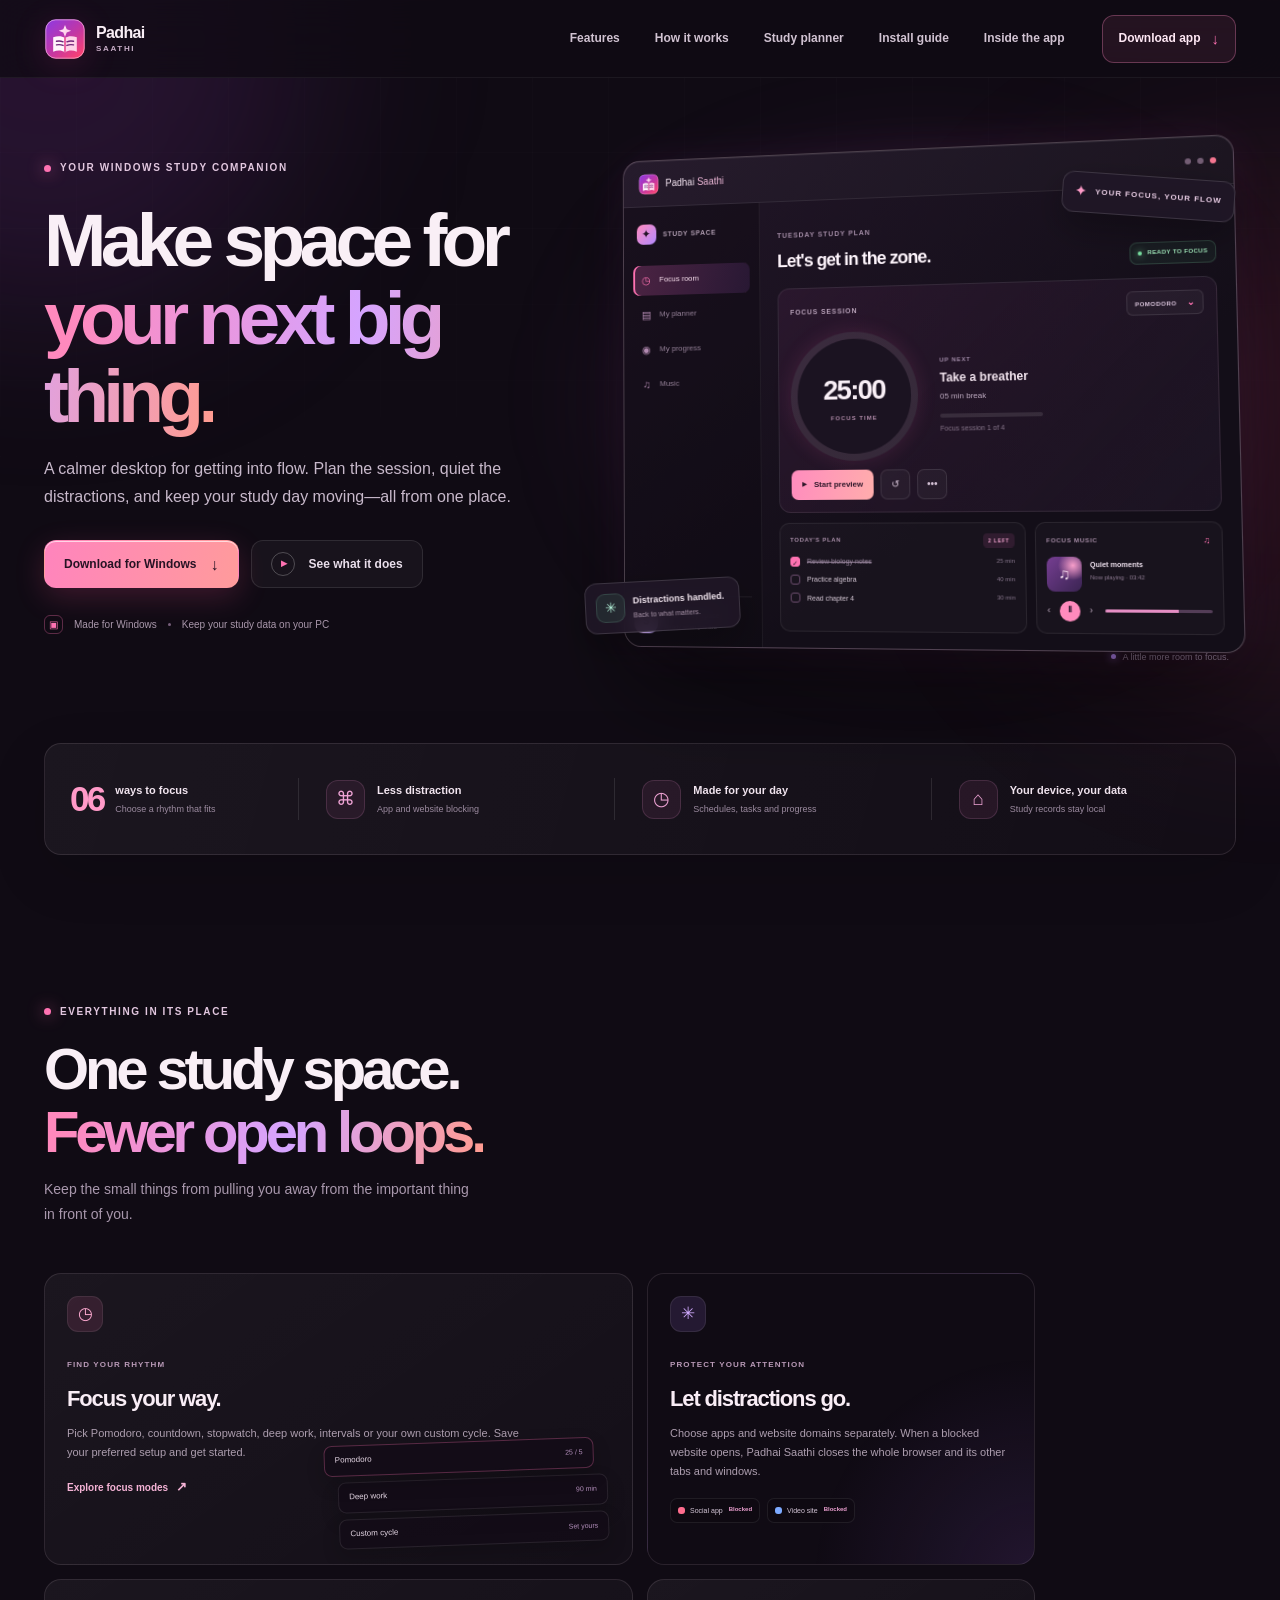
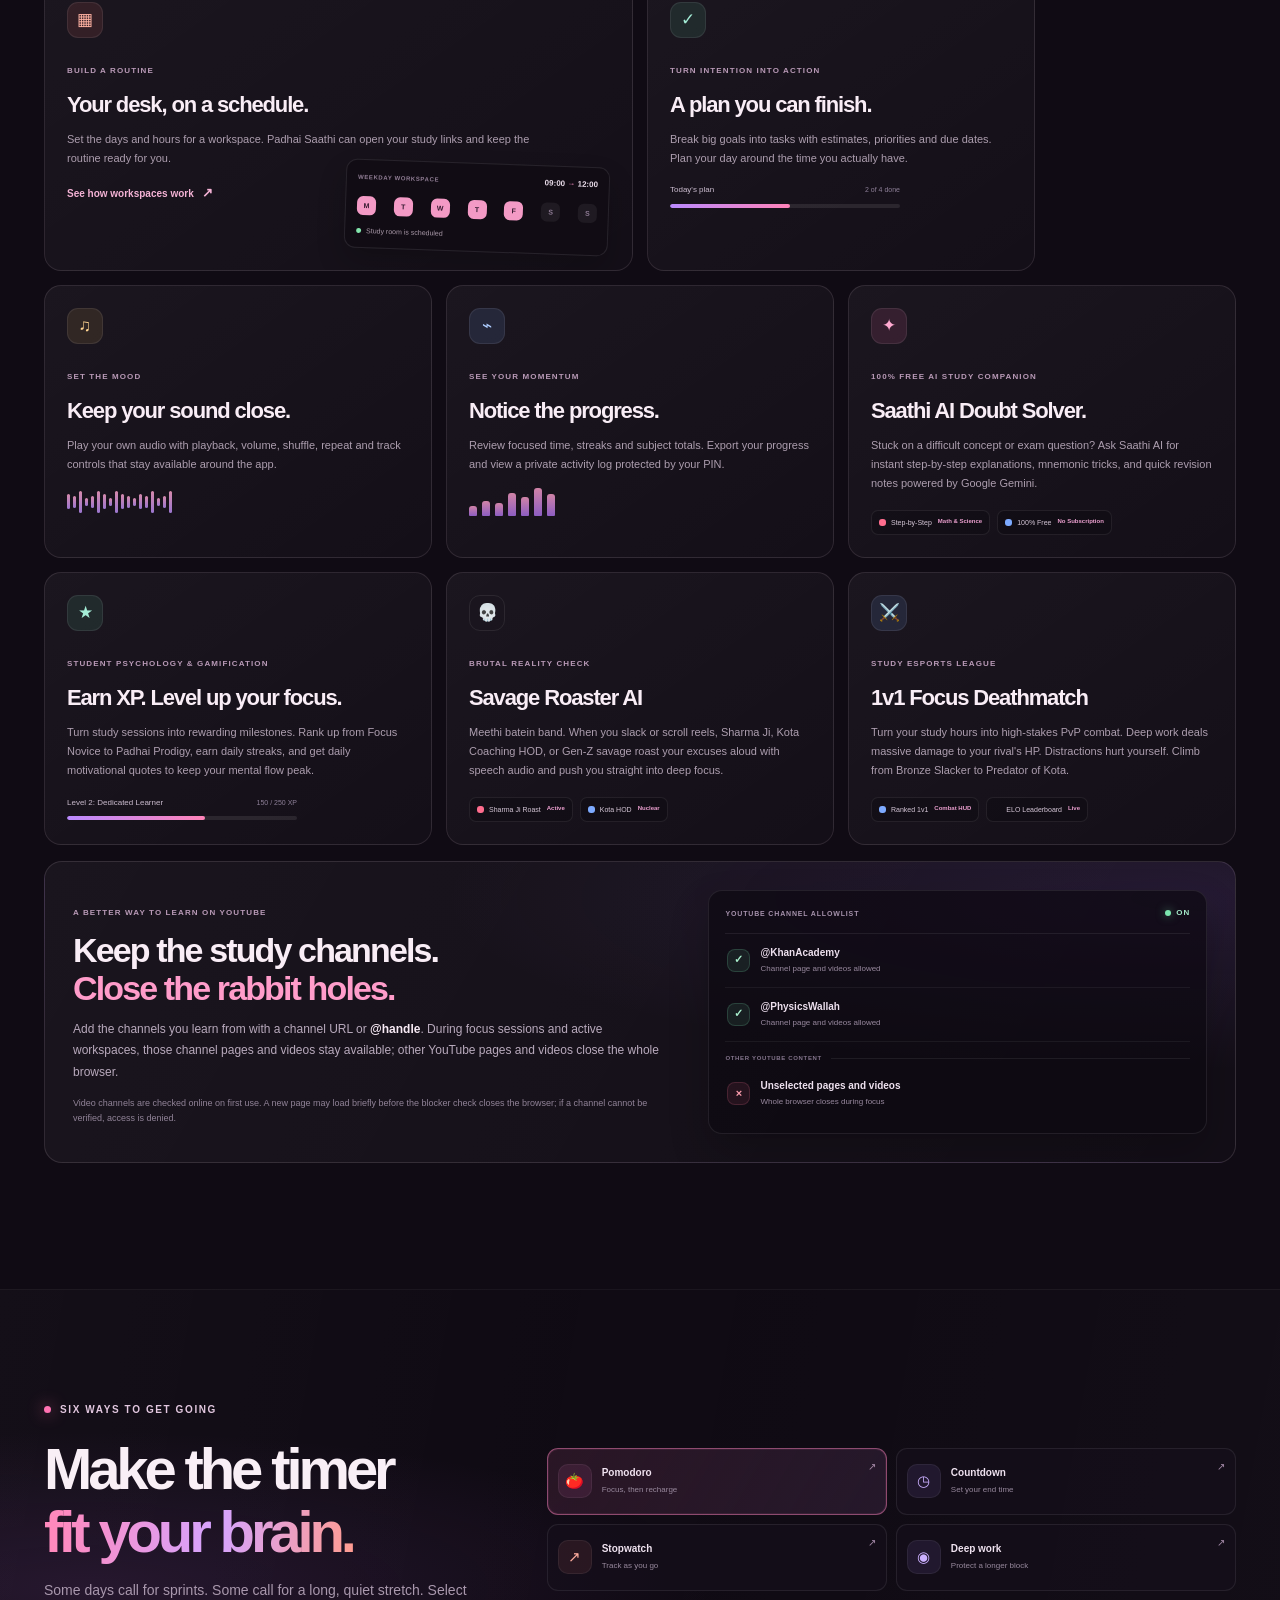
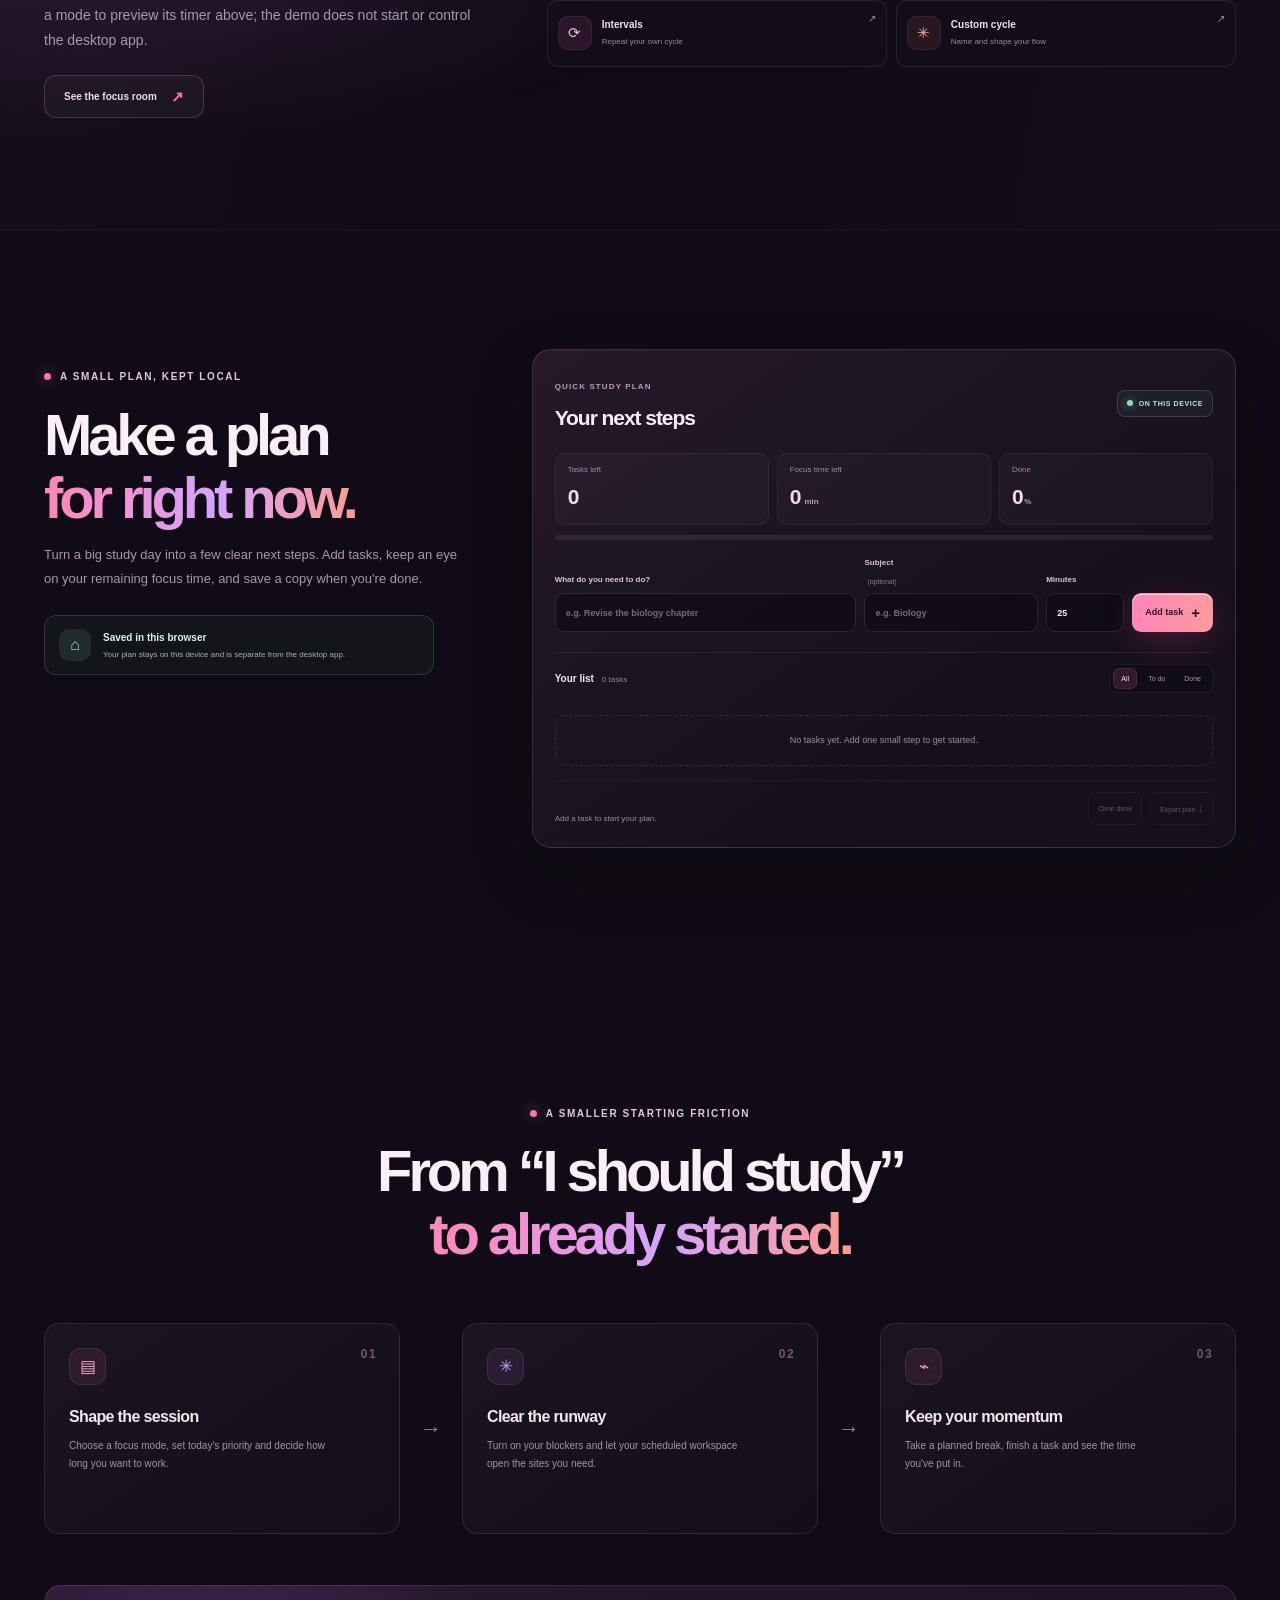
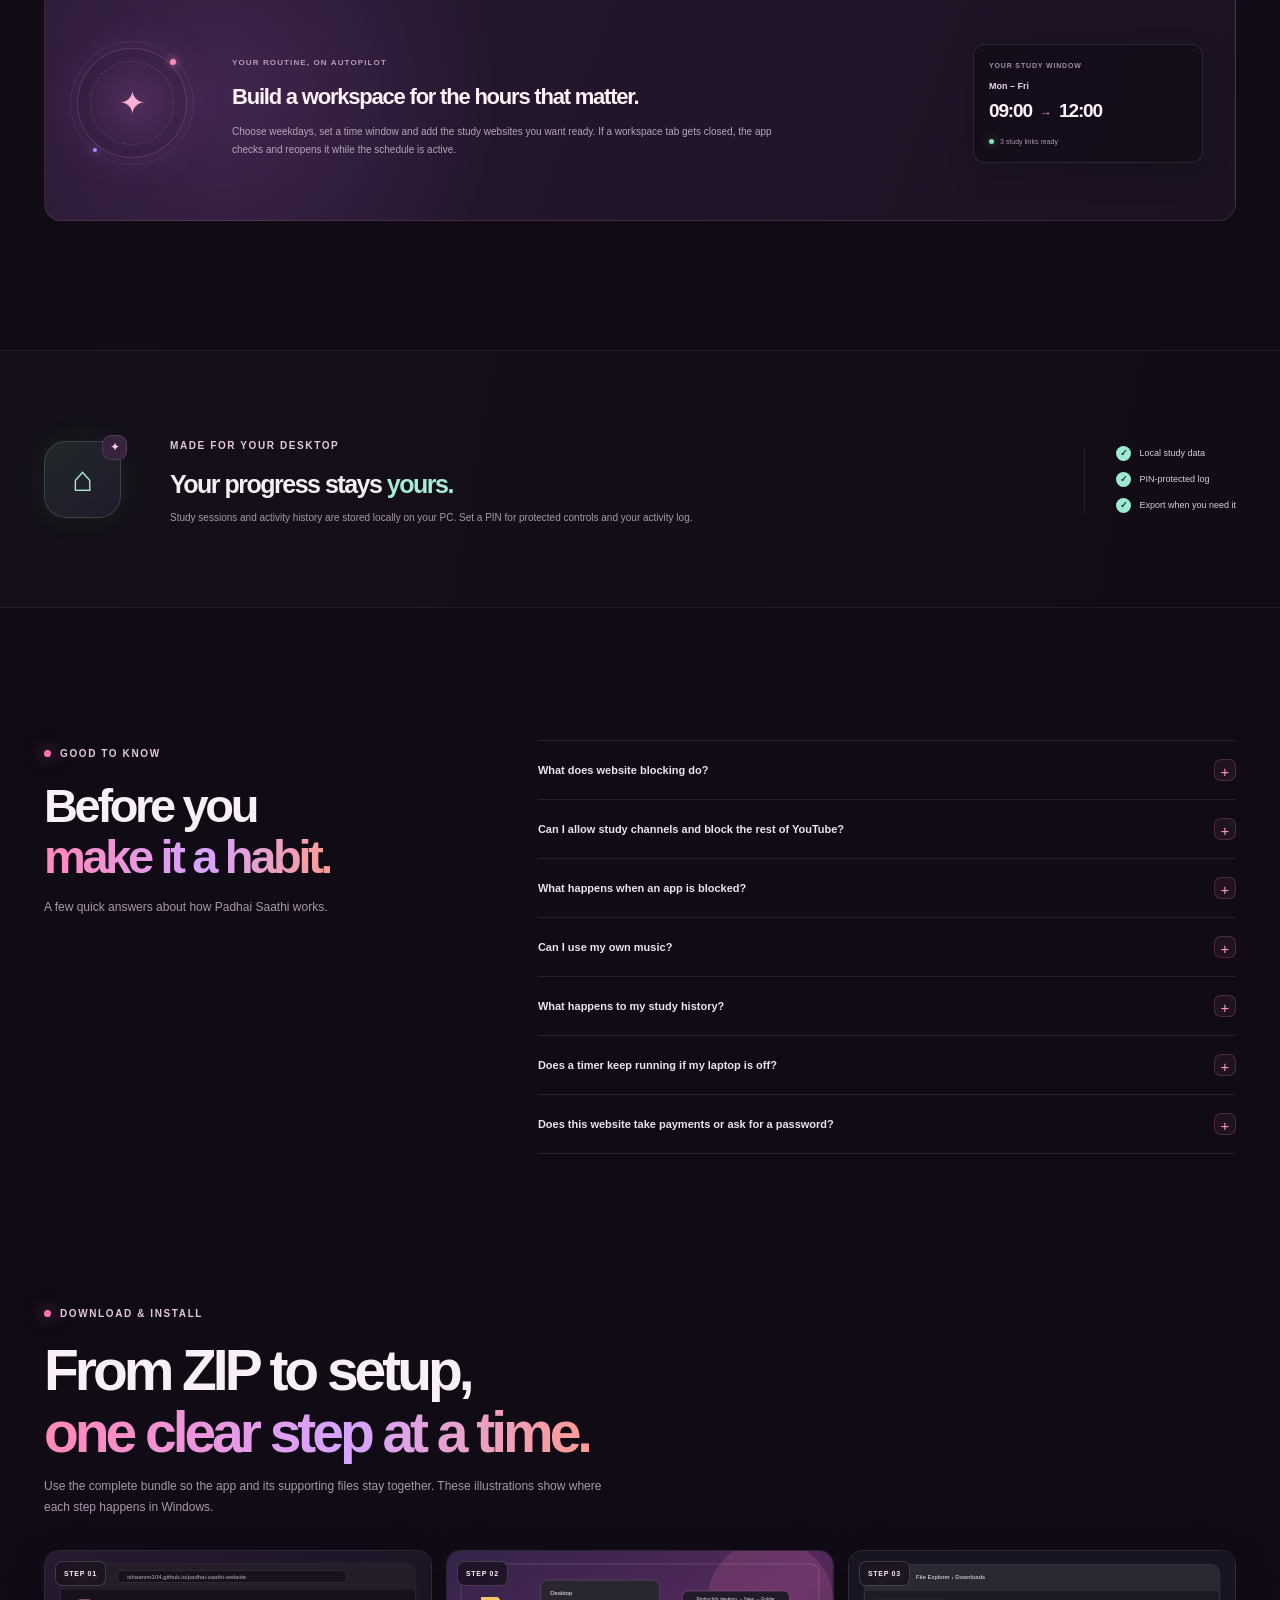
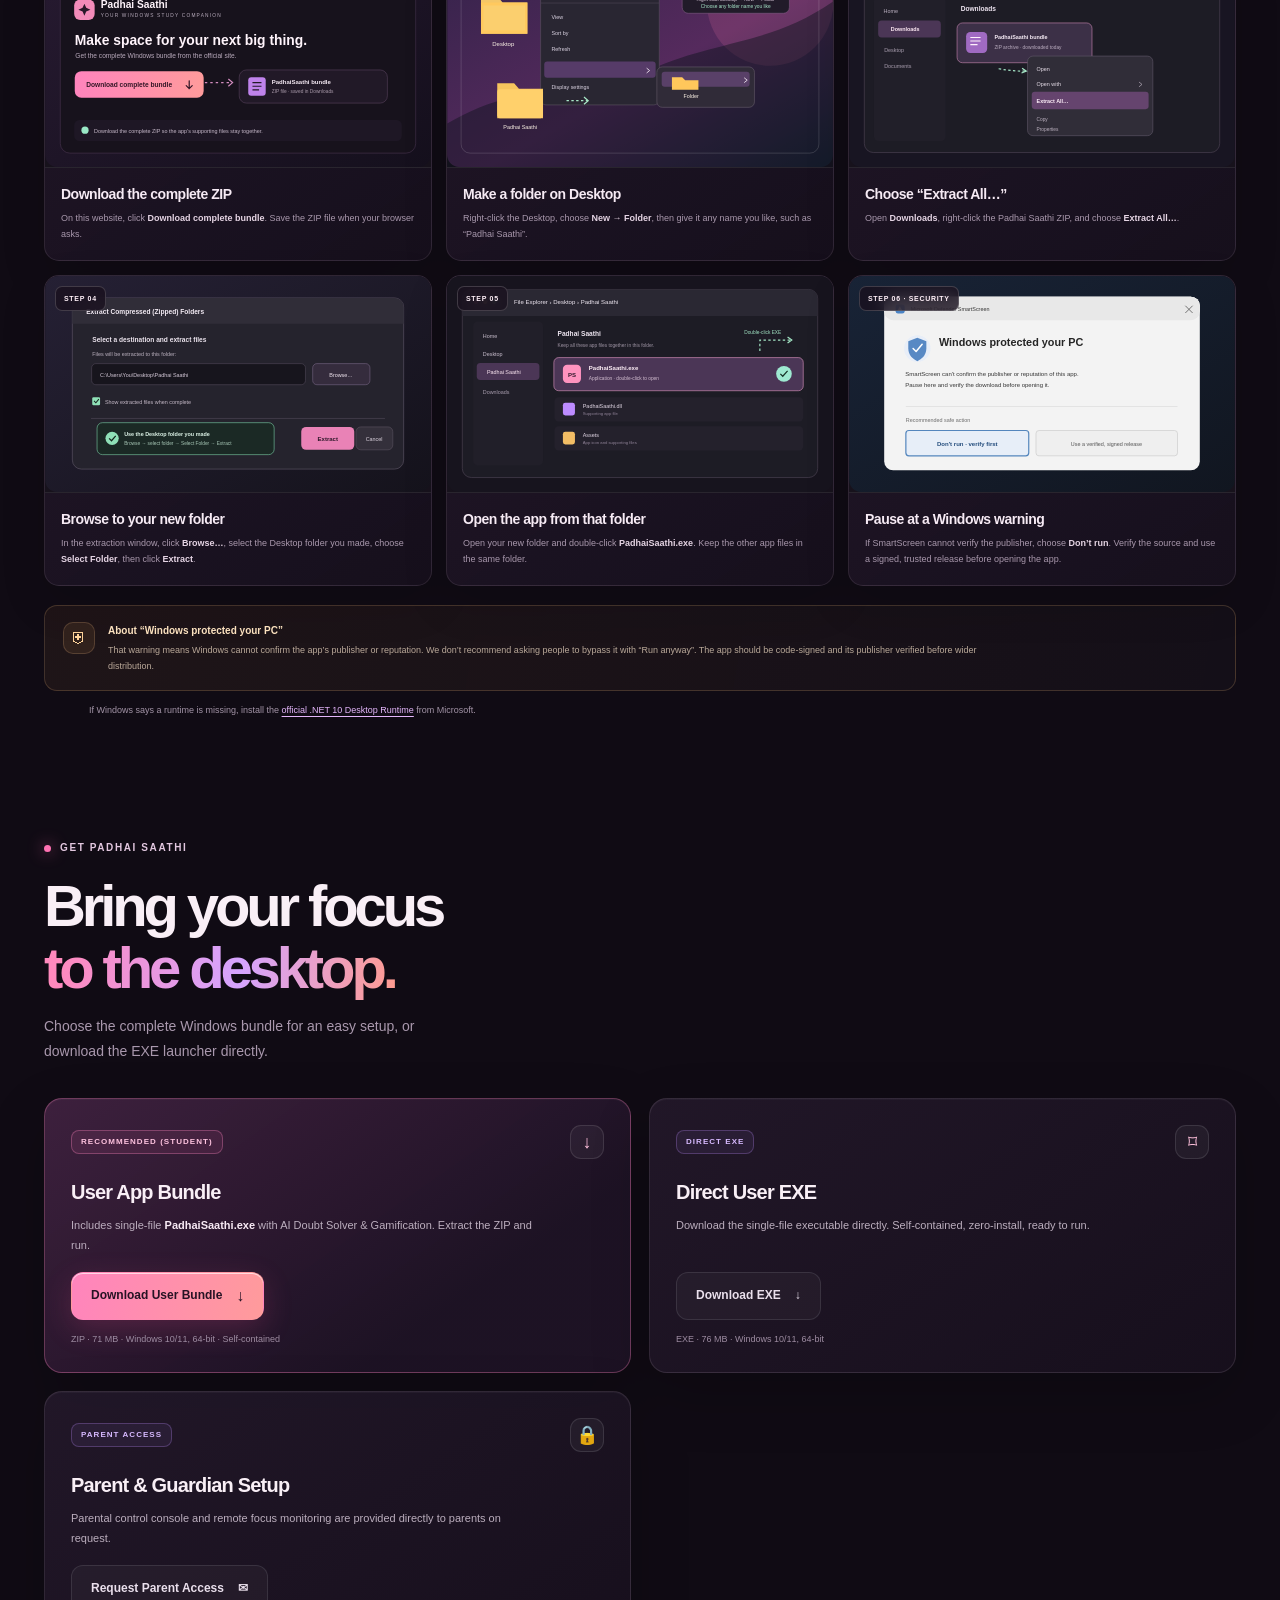
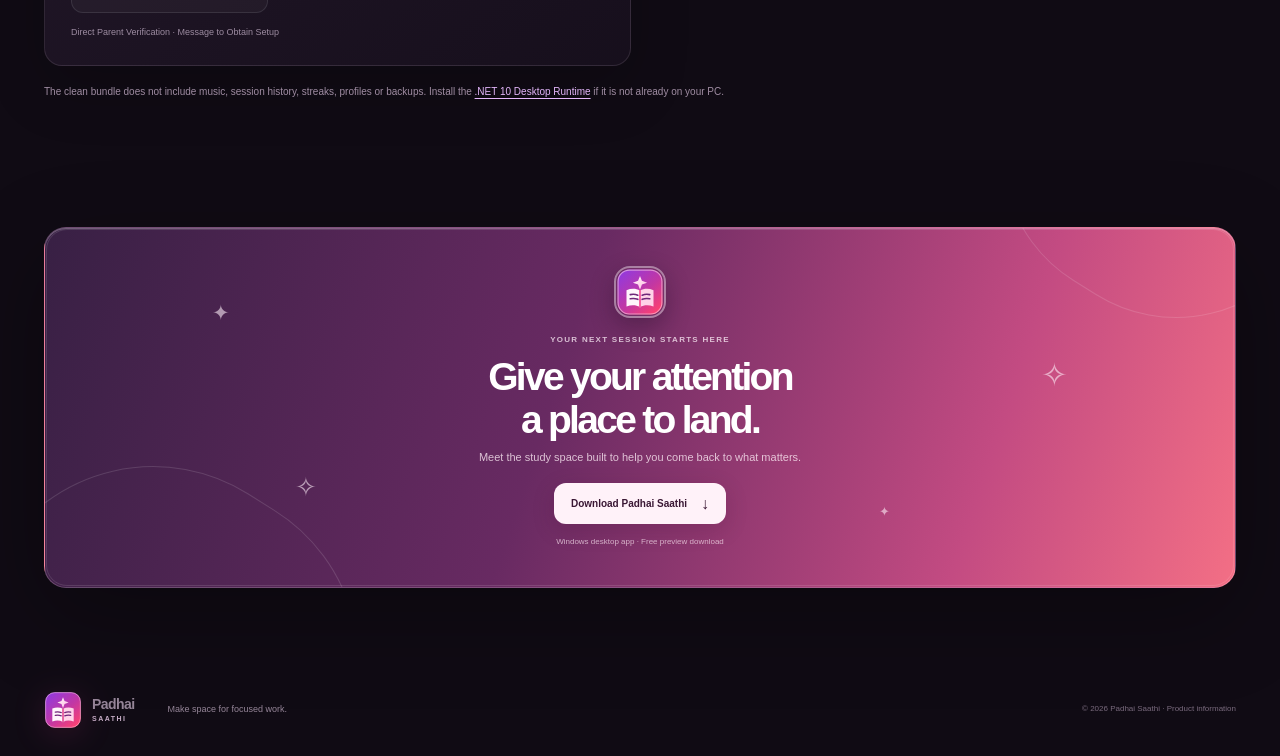
<file: index.html>
<!doctype html>
<html lang="en">
  <head>
    <meta charset="utf-8" />
    <meta name="viewport" content="width=device-width, initial-scale=1" />
    <meta name="theme-color" content="#100b14" />
    <meta name="description" content="Padhai Saathi brings focus sessions, app and website blocking, selected YouTube channel access, study planning and music into one calm Windows app." />
    <meta name="robots" content="index, follow" />
    <meta name="referrer" content="strict-origin-when-cross-origin" />
    <meta http-equiv="Content-Security-Policy" content="default-src 'self'; base-uri 'self'; object-src 'none'; img-src 'self' data:; script-src 'self'; style-src 'self' 'unsafe-inline' https://fonts.googleapis.com; font-src 'self' https://fonts.gstatic.com data:; connect-src 'self'; upgrade-insecure-requests" />
    <meta property="og:type" content="website" />
    <meta property="og:title" content="Padhai Saathi — make space for focused work" />
    <meta property="og:description" content="Focus sessions, distraction blocking, selected YouTube channels and study planning for Windows." />
    <link rel="canonical" href="https://ishaannn104.github.io/padhai-saathi-website/" />
    <meta property="og:image" content="https://ishaannn104.github.io/padhai-saathi-website/assets/PadhaiSaathi.svg" />
    <title>Padhai Saathi — Make space for focused work</title>
    <link rel="icon" type="image/svg+xml" href="assets/PadhaiSaathi.svg" />
    <link rel="preconnect" href="https://fonts.googleapis.com" />
    <link rel="preconnect" href="https://fonts.gstatic.com" crossorigin />
    <link href="https://fonts.googleapis.com/css2?family=DM+Sans:wght@400;500;600;700&family=Manrope:wght@400;500;600;700;800&display=swap" rel="stylesheet" />
    <link rel="stylesheet" href="styles.css" />
    <script defer src="script.js"></script>
  </head>
  <body>
    <div class="ambient ambient-one" aria-hidden="true"></div>
    <div class="ambient ambient-two" aria-hidden="true"></div>
    <header class="topbar">
      <a class="brand" href="#top" aria-label="Padhai Saathi home">
        <img src="assets/PadhaiSaathi.svg" alt="" width="42" height="42" />
        <span><strong>Padhai</strong><small>SAATHI</small></span>
      </a>
      <button class="menu-toggle" type="button" aria-label="Open navigation" aria-expanded="false" aria-controls="main-nav">
        <span></span><span></span>
      </button>
      <nav id="main-nav" class="nav-links" aria-label="Main navigation">
        <a href="#features">Features</a>
        <a href="#how-it-works">How it works</a>
        <a href="#quick-planner">Study planner</a>
        <a href="#install-guide">Install guide</a>
        <a href="#inside-the-app">Inside the app</a>
        <a class="nav-cta" href="#download">Download app <span aria-hidden="true">↓</span></a>
      </nav>
    </header>

    <main id="top">
      <section class="hero section-wrap">
        <div class="hero-copy reveal">
          <div class="eyebrow"><span class="eyebrow-dot"></span> YOUR WINDOWS STUDY COMPANION</div>
          <h1>Make space for<br /><span>your next big thing.</span></h1>
          <p class="hero-lede">A calmer desktop for getting into flow. Plan the session, quiet the distractions, and keep your study day moving—all from one place.</p>
          <div class="hero-actions">
            <a class="button button-primary" href="#download">Download for Windows <span aria-hidden="true">↓</span></a>
            <a class="button button-quiet" href="#features"><span class="play-icon" aria-hidden="true">▶</span> See what it does</a>
          </div>
          <div class="hero-meta">
            <span class="meta-icon" aria-hidden="true">▣</span>
            <span>Made for Windows</span><i></i><span>Keep your study data on your PC</span>
          </div>
        </div>

        <div class="hero-art reveal reveal-late" id="inside-the-app">
          <div class="art-glow" aria-hidden="true"></div>
          <div class="float-chip chip-top"><span class="chip-spark">✦</span> YOUR FOCUS, YOUR FLOW</div>
          <div class="app-window" aria-label="Illustration of the Padhai Saathi focus room">
            <div class="window-topbar">
              <div class="mini-brand"><img src="assets/PadhaiSaathi.svg" alt="" /><span>Padhai <b>Saathi</b></span></div>
              <div class="window-controls"><span></span><span></span><span></span></div>
            </div>
            <div class="window-body">
              <aside class="mock-sidebar">
                <div class="mock-side-logo"><span>✦</span><b>STUDY SPACE</b></div>
                <div class="mock-nav active"><i>◷</i> Focus room</div>
                <div class="mock-nav"><i>▤</i> My planner</div>
                <div class="mock-nav"><i>◉</i> My progress</div>
                <div class="mock-nav"><i>♫</i> Music</div>
                <div class="mock-side-foot"><span class="avatar">S</span><span><b>Your study space</b><small>Ready when you are</small></span></div>
              </aside>
              <div class="mock-content">
                <div class="mock-heading"><div><span class="mock-kicker">TUESDAY STUDY PLAN</span><h3>Let's get in the zone.</h3></div><span class="ready-pill"><i></i> READY TO FOCUS</span></div>
                <div class="mock-focus-card" id="focus-demo" tabindex="-1" aria-label="Interactive focus timer preview">
                  <div class="mock-card-top"><span data-demo-session-label>FOCUS SESSION</span><span class="mode-pill"><span data-demo-mode-name>POMODORO</span> <b aria-hidden="true">⌄</b></span></div>
                  <div class="timer-zone">
                    <div class="timer-ring"><div class="ring-inner"><span class="timer-readout" data-demo-timer aria-live="off">25:00</span><small data-demo-timer-caption>FOCUS TIME</small></div></div>
                    <div class="timer-side"><span class="timer-side-label" data-demo-next-label>UP NEXT</span><strong data-demo-next-title>Take a breather</strong><span class="timer-side-time" data-demo-next-time>05 min break</span><div class="timer-progress"><span data-demo-progress></span></div><small data-demo-session-status>Focus session 1 of 4</small></div>
                  </div>
                  <div class="mock-controls"><button class="mock-start" type="button" data-demo-start aria-label="Start the timer preview"><span aria-hidden="true">▶</span> Start preview</button><button class="mock-control" type="button" data-demo-reset aria-label="Reset the timer preview">↺</button><a class="mock-control" href="#focus-modes" aria-label="Explore all focus modes">•••</a></div>
                </div>
                <div class="mock-bottom-grid">
                  <div class="mock-task-card"><div class="mini-card-head"><span>TODAY'S PLAN</span><b>2 LEFT</b></div><div class="mini-task checked"><i>✓</i><span>Review biology notes</span><small>25 min</small></div><div class="mini-task"><i></i><span>Practice algebra</span><small>40 min</small></div><div class="mini-task"><i></i><span>Read chapter 4</span><small>30 min</small></div></div>
                  <div class="mock-music-card"><div class="mini-card-head"><span>FOCUS MUSIC</span><i>♫</i></div><div class="track-art"><span>♫</span></div><div class="track-info"><b>Quiet moments</b><small>Now playing · 03:42</small></div><div class="track-controls"><span>‹</span><b>Ⅱ</b><span>›</span><div class="track-volume"><i></i></div></div></div>
                </div>
              </div>
            </div>
          </div>
          <div class="float-chip chip-bottom"><span class="shield-mini" aria-hidden="true">✳</span><span><b>Distractions handled.</b><small>Back to what matters.</small></span></div>
          <div class="art-caption"><span class="caption-dot"></span> A little more room to focus.</div>
        </div>
      </section>

      <section class="proof-strip section-wrap" aria-label="At a glance">
        <div class="proof-item"><span class="proof-number">06</span><span><b>ways to focus</b><small>Choose a rhythm that fits</small></span></div>
        <div class="proof-divider"></div>
        <div class="proof-item"><span class="proof-symbol">⌘</span><span><b>Less distraction</b><small>App and website blocking</small></span></div>
        <div class="proof-divider"></div>
        <div class="proof-item"><span class="proof-symbol">◷</span><span><b>Made for your day</b><small>Schedules, tasks and progress</small></span></div>
        <div class="proof-divider"></div>
        <div class="proof-item"><span class="proof-symbol">⌂</span><span><b>Your device, your data</b><small>Study records stay local</small></span></div>
      </section>

      <section class="features section-wrap" id="features">
        <div class="section-heading reveal">
          <span class="eyebrow"><span class="eyebrow-dot"></span> EVERYTHING IN ITS PLACE</span>
          <h2>One study space.<br /><span>Fewer open loops.</span></h2>
          <p>Keep the small things from pulling you away from the important thing in front of you.</p>
        </div>
        <div class="feature-grid">
          <article class="feature-card feature-focus reveal">
            <div class="feature-icon icon-pink"><span>◷</span></div>
            <div class="feature-copy"><span class="feature-overline">FIND YOUR RHYTHM</span><h3>Focus your way.</h3><p>Pick Pomodoro, countdown, stopwatch, deep work, intervals or your own custom cycle. Save your preferred setup and get started.</p><a href="#focus-modes" class="text-link">Explore focus modes <span>↗</span></a></div>
            <div class="mode-stack" aria-hidden="true"><span>Pomodoro <b>25 / 5</b></span><span>Deep work <b>90 min</b></span><span>Custom cycle <b>Set yours</b></span></div>
          </article>
          <article class="feature-card feature-block reveal reveal-late">
            <div class="feature-icon icon-violet"><span>✳</span></div>
            <div class="feature-copy"><span class="feature-overline">PROTECT YOUR ATTENTION</span><h3>Let distractions go.</h3><p>Choose apps and website domains separately. When a blocked website opens, Padhai Saathi closes the whole browser and its other tabs and windows.</p><div class="blocker-demo"><span><i class="app-dot dot-rose"></i> Social app <b>Blocked</b></span><span><i class="app-dot dot-blue"></i> Video site <b>Blocked</b></span></div></div>
          </article>
          <article class="feature-card feature-workspace reveal">
            <div class="feature-icon icon-coral"><span>▦</span></div>
            <div class="feature-copy"><span class="feature-overline">BUILD A ROUTINE</span><h3>Your desk, on a schedule.</h3><p>Set the days and hours for a workspace. Padhai Saathi can open your study links and keep the routine ready for you.</p><a href="#how-it-works" class="text-link">See how workspaces work <span>↗</span></a></div>
            <div class="schedule-mini" aria-hidden="true"><div><span>WEEKDAY WORKSPACE</span><b>09:00 <i>→</i> 12:00</b></div><div class="weekday-row"><i>M</i><i>T</i><i>W</i><i>T</i><i>F</i><i class="off">S</i><i class="off">S</i></div><small><span></span> Study room is scheduled</small></div>
          </article>
          <article class="feature-card feature-plan reveal reveal-late">
            <div class="feature-icon icon-mint"><span>✓</span></div>
            <div class="feature-copy"><span class="feature-overline">TURN INTENTION INTO ACTION</span><h3>A plan you can finish.</h3><p>Break big goals into tasks with estimates, priorities and due dates. Plan your day around the time you actually have.</p><div class="plan-progress"><div class="plan-progress-top"><span>Today's plan</span><b>2 of 4 done</b></div><div class="plan-track"><i></i></div></div></div>
          </article>
          <article class="feature-card feature-music reveal">
            <div class="feature-icon icon-amber"><span>♫</span></div>
            <div class="feature-copy"><span class="feature-overline">SET THE MOOD</span><h3>Keep your sound close.</h3><p>Play your own audio with playback, volume, shuffle, repeat and track controls that stay available around the app.</p><div class="sound-wave" aria-hidden="true"><i></i><i></i><i></i><i></i><i></i><i></i><i></i><i></i><i></i><i></i><i></i><i></i><i></i><i></i><i></i><i></i><i></i><i></i></div></div>
          </article>
          <article class="feature-card feature-insights reveal reveal-late">
            <div class="feature-icon icon-blue"><span>⌁</span></div>
            <div class="feature-copy"><span class="feature-overline">SEE YOUR MOMENTUM</span><h3>Notice the progress.</h3><p>Review focused time, streaks and subject totals. Export your progress and view a private activity log protected by your PIN.</p><div class="spark-bars" aria-hidden="true"><i style="--bar:32%"></i><i style="--bar:48%"></i><i style="--bar:42%"></i><i style="--bar:72%"></i><i style="--bar:60%"></i><i style="--bar:88%"></i><i style="--bar:70%"></i></div></div>
          </article>
          <article class="feature-card feature-ai reveal">
            <div class="feature-icon icon-pink"><span>✦</span></div>
            <div class="feature-copy"><span class="feature-overline">100% FREE AI STUDY COMPANION</span><h3>Saathi AI Doubt Solver.</h3><p>Stuck on a difficult concept or exam question? Ask Saathi AI for instant step-by-step explanations, mnemonic tricks, and quick revision notes powered by Google Gemini.</p><div class="blocker-demo"><span><i class="app-dot dot-rose"></i> Step-by-Step <b>Math &amp; Science</b></span><span><i class="app-dot dot-blue"></i> 100% Free <b>No Subscription</b></span></div></div>
          </article>
          <article class="feature-card feature-gamification reveal reveal-late">
            <div class="feature-icon icon-mint"><span>★</span></div>
            <div class="feature-copy"><span class="feature-overline">STUDENT PSYCHOLOGY &amp; GAMIFICATION</span><h3>Earn XP. Level up your focus.</h3><p>Turn study sessions into rewarding milestones. Rank up from Focus Novice to Padhai Prodigy, earn daily streaks, and get daily motivational quotes to keep your mental flow peak.</p><div class="plan-progress"><div class="plan-progress-top"><span>Level 2: Dedicated Learner</span><b>150 / 250 XP</b></div><div class="plan-track"><i style="width: 60%;"></i></div></div></div>
          </article>
          <article class="feature-card reveal">
            <div class="feature-icon icon-rose"><span>💀</span></div>
            <div class="feature-copy"><span class="feature-overline">BRUTAL REALITY CHECK</span><h3>Savage Roaster AI</h3><p>Meethi batein band. When you slack or scroll reels, Sharma Ji, Kota Coaching HOD, or Gen-Z savage roast your excuses aloud with speech audio and push you straight into deep focus.</p><div class="blocker-demo"><span><i class="app-dot dot-rose"></i> Sharma Ji Roast <b>Active</b></span><span><i class="app-dot dot-blue"></i> Kota HOD <b>Nuclear</b></span></div></div>
          </article>
          <article class="feature-card reveal reveal-late">
            <div class="feature-icon icon-blue"><span>⚔️</span></div>
            <div class="feature-copy"><span class="feature-overline">STUDY ESPORTS LEAGUE</span><h3>1v1 Focus Deathmatch</h3><p>Turn your study hours into high-stakes PvP combat. Deep work deals massive damage to your rival's HP. Distractions hurt yourself. Climb from Bronze Slacker to Predator of Kota.</p><div class="blocker-demo"><span><i class="app-dot dot-blue"></i> Ranked 1v1 <b>Combat HUD</b></span><span><i class="app-dot dot-green"></i> ELO Leaderboard <b>Live</b></span></div></div>
          </article>
        </div>
        <article class="youtube-feature-card reveal" id="youtube-focus">
          <div class="youtube-feature-copy">
            <span class="feature-overline">A BETTER WAY TO LEARN ON YOUTUBE</span>
            <h3>Keep the study channels.<br /><span>Close the rabbit holes.</span></h3>
            <p>Add the channels you learn from with a channel URL or <strong>@handle</strong>. During focus sessions and active workspaces, those channel pages and videos stay available; other YouTube pages and videos close the whole browser.</p>
            <small>Video channels are checked online on first use. A new page may load briefly before the blocker check closes the browser; if a channel cannot be verified, access is denied.</small>
          </div>
          <div class="youtube-allowlist-preview" aria-label="Illustration of selected YouTube channels being allowed and other YouTube videos being blocked">
            <div class="youtube-preview-top"><span>YOUTUBE CHANNEL ALLOWLIST</span><b><i></i> ON</b></div>
            <div class="youtube-channel-row"><span class="youtube-status-icon">✓</span><div><strong>@KhanAcademy</strong><small>Channel page and videos allowed</small></div></div>
            <div class="youtube-channel-row"><span class="youtube-status-icon">✓</span><div><strong>@PhysicsWallah</strong><small>Channel page and videos allowed</small></div></div>
            <div class="youtube-rule-divider"><span>OTHER YOUTUBE CONTENT</span></div>
            <div class="youtube-block-row"><span class="youtube-block-icon">×</span><div><strong>Unselected pages and videos</strong><small>Whole browser closes during focus</small></div></div>
          </div>
        </article>
      </section>

      <section class="modes-section" id="focus-modes">
        <div class="section-wrap modes-layout">
          <div class="modes-copy reveal">
            <span class="eyebrow"><span class="eyebrow-dot"></span> SIX WAYS TO GET GOING</span>
            <h2>Make the timer<br /><span>fit your brain.</span></h2>
            <p>Some days call for sprints. Some call for a long, quiet stretch. Select a mode to preview its timer above; the demo does not start or control the desktop app.</p>
            <a class="button button-outline" href="#inside-the-app">See the focus room <span>↗</span></a>
          </div>
          <div class="mode-grid reveal reveal-late">
            <a class="mode-tile is-selected" href="#focus-demo" data-demo-mode="pomodoro" aria-current="true"><span class="tile-icon">🍅</span><span class="tile-copy"><b>Pomodoro</b><small>Focus, then recharge</small></span><span class="tile-arrow" aria-hidden="true">↗</span></a>
            <a class="mode-tile" href="#focus-demo" data-demo-mode="countdown"><span class="tile-icon">◷</span><span class="tile-copy"><b>Countdown</b><small>Set your end time</small></span><span class="tile-arrow" aria-hidden="true">↗</span></a>
            <a class="mode-tile" href="#focus-demo" data-demo-mode="stopwatch"><span class="tile-icon">↗</span><span class="tile-copy"><b>Stopwatch</b><small>Track as you go</small></span><span class="tile-arrow" aria-hidden="true">↗</span></a>
            <a class="mode-tile" href="#focus-demo" data-demo-mode="deep-work"><span class="tile-icon">◉</span><span class="tile-copy"><b>Deep work</b><small>Protect a longer block</small></span><span class="tile-arrow" aria-hidden="true">↗</span></a>
            <a class="mode-tile" href="#focus-demo" data-demo-mode="intervals"><span class="tile-icon">⟳</span><span class="tile-copy"><b>Intervals</b><small>Repeat your own cycle</small></span><span class="tile-arrow" aria-hidden="true">↗</span></a>
            <a class="mode-tile" href="#focus-demo" data-demo-mode="custom"><span class="tile-icon">✳</span><span class="tile-copy"><b>Custom cycle</b><small>Name and shape your flow</small></span><span class="tile-arrow" aria-hidden="true">↗</span></a>
          </div>
        </div>
      </section>

      <section class="quick-planner section-wrap" id="quick-planner" aria-labelledby="planner-heading">
        <div class="planner-intro reveal">
          <span class="eyebrow"><span class="eyebrow-dot"></span> A SMALL PLAN, KEPT LOCAL</span>
          <h2 id="planner-heading">Make a plan<br /><span>for right now.</span></h2>
          <p>Turn a big study day into a few clear next steps. Add tasks, keep an eye on your remaining focus time, and save a copy when you're done.</p>
          <div class="planner-privacy"><span aria-hidden="true">⌂</span><div><b>Saved in this browser</b><small>Your plan stays on this device and is separate from the desktop app.</small></div></div>
        </div>
        <div class="planner-card reveal reveal-late">
          <div class="planner-card-top">
            <div><span class="planner-kicker">QUICK STUDY PLAN</span><h3>Your next steps</h3></div>
            <span class="planner-local-badge"><i></i> ON THIS DEVICE</span>
          </div>
          <div class="planner-stats" aria-label="Study plan summary">
            <div class="planner-stat"><span>Tasks left</span><strong data-plan-remaining>0</strong></div>
            <div class="planner-stat"><span>Focus time left</span><strong><span data-plan-minutes>0</span><small> min</small></strong></div>
            <div class="planner-stat"><span>Done</span><strong><span data-plan-complete>0</span><small>%</small></strong></div>
          </div>
          <div class="planner-progress" role="progressbar" aria-label="Study plan completion" aria-valuemin="0" aria-valuemax="100" aria-valuenow="0"><i data-plan-progress></i></div>
          <form class="planner-form" id="study-planner-form">
            <label class="planner-field planner-field-task" for="planner-task">What do you need to do?<input id="planner-task" name="task" type="text" maxlength="100" placeholder="e.g. Revise the biology chapter" required /></label>
            <label class="planner-field" for="planner-subject">Subject <span>(optional)</span><input id="planner-subject" name="subject" type="text" maxlength="48" placeholder="e.g. Biology" /></label>
            <label class="planner-field" for="planner-minutes">Minutes<input id="planner-minutes" name="minutes" type="number" min="1" max="480" step="5" value="25" required /></label>
            <button class="button button-primary planner-add" type="submit">Add task <span aria-hidden="true">+</span></button>
          </form>
          <div class="planner-list-head">
            <div><b>Your list</b><span data-plan-total>0 tasks</span></div>
            <div class="planner-filters" role="group" aria-label="Filter study tasks">
              <button type="button" data-plan-filter="all" aria-pressed="true">All</button>
              <button type="button" data-plan-filter="open" aria-pressed="false">To do</button>
              <button type="button" data-plan-filter="done" aria-pressed="false">Done</button>
            </div>
          </div>
          <ul class="planner-list" data-plan-list aria-label="Study tasks"></ul>
          <p class="planner-empty" data-plan-empty>No tasks yet. Add one small step to get started.</p>
          <div class="planner-footer">
            <p data-plan-message aria-live="polite">Add a task to start your plan.</p>
            <div class="planner-footer-actions">
              <button type="button" data-plan-clear disabled>Clear done</button>
              <button type="button" data-plan-export disabled>Export plan <span aria-hidden="true">↓</span></button>
            </div>
          </div>
        </div>
        <template id="planner-task-template">
          <li class="planner-task">
            <button class="planner-task-toggle" type="button" data-task-toggle aria-pressed="false" aria-label="Mark task complete"><span aria-hidden="true">✓</span></button>
            <div class="planner-task-copy"><b data-task-title></b><span data-task-subject></span></div>
            <span class="planner-task-time"><b data-task-minutes></b><small>min</small></span>
            <button class="planner-task-delete" type="button" data-task-delete aria-label="Delete task">×</button>
          </li>
        </template>
      </section>

      <section class="workflow section-wrap" id="how-it-works">
        <div class="section-heading center-heading reveal">
          <span class="eyebrow"><span class="eyebrow-dot"></span> A SMALLER STARTING FRICTION</span>
          <h2>From “I should study”<br /><span>to already started.</span></h2>
        </div>
        <div class="steps-row">
          <article class="step-card reveal"><div class="step-number">01</div><div class="step-icon">▤</div><h3>Shape the session</h3><p>Choose a focus mode, set today's priority and decide how long you want to work.</p></article>
          <div class="step-connector" aria-hidden="true">→</div>
          <article class="step-card reveal reveal-late"><div class="step-number">02</div><div class="step-icon">✳</div><h3>Clear the runway</h3><p>Turn on your blockers and let your scheduled workspace open the sites you need.</p></article>
          <div class="step-connector" aria-hidden="true">→</div>
          <article class="step-card reveal reveal-later"><div class="step-number">03</div><div class="step-icon">⌁</div><h3>Keep your momentum</h3><p>Take a planned break, finish a task and see the time you've put in.</p></article>
        </div>
        <div class="workspace-callout reveal">
          <div class="callout-orbit" aria-hidden="true"><span>✦</span><i></i><i></i></div>
          <div class="callout-copy"><span class="feature-overline">YOUR ROUTINE, ON AUTOPILOT</span><h3>Build a workspace for the hours that matter.</h3><p>Choose weekdays, set a time window and add the study websites you want ready. If a workspace tab gets closed, the app checks and reopens it while the schedule is active.</p></div>
          <div class="callout-schedule"><span>YOUR STUDY WINDOW</span><b>Mon – Fri</b><strong>09:00 <i>→</i> 12:00</strong><small><i></i> 3 study links ready</small></div>
        </div>
      </section>

      <section class="privacy-band">
        <div class="section-wrap privacy-inner reveal">
          <div class="privacy-symbol"><span>⌂</span><i>✦</i></div>
          <div><span class="eyebrow">MADE FOR YOUR DESKTOP</span><h2>Your progress stays <span>yours.</span></h2><p>Study sessions and activity history are stored locally on your PC. Set a PIN for protected controls and your activity log.</p></div>
          <div class="privacy-points"><span><i>✓</i> Local study data</span><span><i>✓</i> PIN-protected log</span><span><i>✓</i> Export when you need it</span></div>
        </div>
      </section>

      <section class="faq-section section-wrap" id="faq">
        <div class="faq-intro reveal"><span class="eyebrow"><span class="eyebrow-dot"></span> GOOD TO KNOW</span><h2>Before you<br /><span>make it a habit.</span></h2><p>A few quick answers about how Padhai Saathi works.</p></div>
        <div class="faq-list reveal reveal-late">
          <details><summary>What does website blocking do? <span>+</span></summary><p>During an active focus session or scheduled workspace, Padhai Saathi matches the blocked domain and closes the entire browser process, including its other windows and tabs. Save browser work before a session, because unsaved forms may be lost.</p></details>
          <details><summary>Can I allow study channels and block the rest of YouTube? <span>+</span></summary><p>Yes. Add selected channel URLs or @handles in Blockers and turn on the YouTube channel limit. During focus and active workspaces, those channel pages and videos are allowed; other YouTube pages and videos close the whole browser. Video channels need an internet check the first time.</p></details>
          <details><summary>What happens when an app is blocked? <span>+</span></summary><p>Selected apps are force-closed during focus or an enabled workspace. Save your work before starting a protected session, because unsaved changes in a blocked app may be lost.</p></details>
          <details><summary>Can I use my own music? <span>+</span></summary><p>Yes. The player supports common local audio files, including MP3, WAV, WMA, M4A and AAC. Add audio you have the right to use.</p></details>
          <details><summary>What happens to my study history? <span>+</span></summary><p>Your study and activity data is stored locally on your Windows PC. You can export progress reports from the app.</p></details>
          <details><summary>Does a timer keep running if my laptop is off? <span>+</span></summary><p>The app saves the timer's end time and can restore it after you sign back into Windows. The app itself cannot run while Windows is powered off.</p></details>
          <details><summary>Does this website take payments or ask for a password? <span>+</span></summary><p>No. This is an informational website about the Windows app. It has no checkout, payment form, account sign-in, or password collection.</p></details>
        </div>
      </section>

      <section class="install-guide section-wrap" id="install-guide" aria-labelledby="install-guide-heading">
        <div class="section-heading install-guide-heading reveal">
          <span class="eyebrow"><span class="eyebrow-dot"></span> DOWNLOAD &amp; INSTALL</span>
          <h2 id="install-guide-heading">From ZIP to setup,<br /><span>one clear step at a time.</span></h2>
          <p>Use the complete bundle so the app and its supporting files stay together. These illustrations show where each step happens in Windows.</p>
        </div>
        <div class="guide-grid">
          <article class="guide-card reveal">
            <figure class="guide-visual"><span>STEP 01</span><img src="assets/download-guide/step-01-download.svg" alt="Browser on the official Padhai Saathi website with the complete bundle download button and ZIP download." loading="lazy" decoding="async" /></figure>
            <div class="guide-copy"><h3>Download the complete ZIP</h3><p>On this website, click <strong>Download complete bundle</strong>. Save the ZIP file when your browser asks.</p></div>
          </article>
          <article class="guide-card reveal reveal-late">
            <figure class="guide-visual"><span>STEP 02</span><img src="assets/download-guide/step-02-folder.svg" alt="Windows desktop context menu showing New, Folder, and a new Padhai Saathi folder." loading="lazy" decoding="async" /></figure>
            <div class="guide-copy"><h3>Make a folder on Desktop</h3><p>Right-click the Desktop, choose <strong>New → Folder</strong>, then give it any name you like, such as “Padhai Saathi”.</p></div>
          </article>
          <article class="guide-card reveal">
            <figure class="guide-visual"><span>STEP 03</span><img src="assets/download-guide/step-03-extract.svg" alt="Windows Downloads folder with the Padhai Saathi ZIP selected and Extract All highlighted in its context menu." loading="lazy" decoding="async" /></figure>
            <div class="guide-copy"><h3>Choose “Extract All…”</h3><p>Open <strong>Downloads</strong>, right-click the Padhai Saathi ZIP, and choose <strong>Extract All…</strong>.</p></div>
          </article>
          <article class="guide-card reveal reveal-late">
            <figure class="guide-visual"><span>STEP 04</span><img src="assets/download-guide/step-04-choose-folder.svg" alt="Extract Compressed Folders dialog with the destination set to a Desktop folder and Extract selected." loading="lazy" decoding="async" /></figure>
            <div class="guide-copy"><h3>Browse to your new folder</h3><p>In the extraction window, click <strong>Browse…</strong>, select the Desktop folder you made, choose <strong>Select Folder</strong>, then click <strong>Extract</strong>.</p></div>
          </article>
          <article class="guide-card reveal">
            <figure class="guide-visual"><span>STEP 05</span><img src="assets/download-guide/step-05-open-app.svg" alt="Extracted Padhai Saathi folder showing PadhaiSaathi.exe beside its supporting DLL and Assets folder." loading="lazy" decoding="async" /></figure>
            <div class="guide-copy"><h3>Open the app from that folder</h3><p>Open your new folder and double-click <strong>PadhaiSaathi.exe</strong>. Keep the other app files in the same folder.</p></div>
          </article>
          <article class="guide-card guide-card-safety reveal reveal-late">
            <figure class="guide-visual"><span>STEP 06 · SECURITY</span><img src="assets/download-guide/step-06-defender.svg" alt="Windows Defender SmartScreen warning with Don't run selected and a reminder to verify the publisher." loading="lazy" decoding="async" /></figure>
            <div class="guide-copy"><h3>Pause at a Windows warning</h3><p>If SmartScreen cannot verify the publisher, choose <strong>Don’t run</strong>. Verify the source and use a signed, trusted release before opening the app.</p></div>
          </article>
        </div>
        <aside class="guide-safety-note" role="note">
          <span class="guide-safety-icon" aria-hidden="true">⛨</span>
          <div><strong>About “Windows protected your PC”</strong><p>That warning means Windows cannot confirm the app’s publisher or reputation. We don’t recommend asking people to bypass it with “Run anyway”. The app should be code-signed and its publisher verified before wider distribution.</p></div>
        </aside>
        <p class="guide-runtime-note">If Windows says a runtime is missing, install the <a href="https://dotnet.microsoft.com/en-us/download/dotnet/10.0" target="_blank" rel="noopener noreferrer">official .NET 10 Desktop Runtime</a> from Microsoft.</p>
      </section>

      <section class="download-section section-wrap" id="download">
        <div class="section-heading reveal">
          <span class="eyebrow"><span class="eyebrow-dot"></span> GET PADHAI SAATHI</span>
          <h2>Bring your focus<br /><span>to the desktop.</span></h2>
          <p>Choose the complete Windows bundle for an easy setup, or download the EXE launcher directly.</p>
        </div>
        <div class="download-grid reveal reveal-late">

          <article class="download-card download-card-featured">
            <div class="download-card-top"><span class="download-badge">RECOMMENDED (STUDENT)</span><span class="download-mark" aria-hidden="true">↓</span></div>
            <h3>User App Bundle</h3>
            <p>Includes single-file <strong>PadhaiSaathi.exe</strong> with AI Doubt Solver &amp; Gamification. Extract the ZIP and run.</p>
            <a class="button button-primary download-button" href="https://github.com/ishaannn104/padhai-saathi-website/releases/download/v4.2.0/PadhaiSaathi-User-20261117.zip" download>Download User Bundle <span aria-hidden="true">↓</span></a>
            <small>ZIP · 71 MB · Windows 10/11, 64-bit · Self-contained</small>
          </article>
          <article class="download-card">
            <div class="download-card-top"><span class="download-badge download-badge-soft">DIRECT EXE</span><span class="download-mark" aria-hidden="true">⌑</span></div>
            <h3>Direct User EXE</h3>
            <p>Download the single-file executable directly. Self-contained, zero-install, ready to run.</p>
            <a class="button button-quiet download-button" href="https://github.com/ishaannn104/padhai-saathi-website/releases/download/v4.2.0/PadhaiSaathi.exe" download>Download EXE <span aria-hidden="true">↓</span></a>
            <small>EXE · 76 MB · Windows 10/11, 64-bit</small>
          </article>
          <article class="download-card">
            <div class="download-card-top"><span class="download-badge download-badge-soft">PARENT ACCESS</span><span class="download-mark" aria-hidden="true">🔒</span></div>
            <h3>Parent &amp; Guardian Setup</h3>
            <p>Parental control console and remote focus monitoring are provided directly to parents on request.</p>
            <a class="button button-quiet download-button" href="https://wa.me/919315545940?text=Hello%2C%20I%20am%20a%20parent%20and%20would%20like%20to%20request%20the%20Padhai%20Saathi%20Parent%20%2F%20Owner%20Suite." target="_blank" rel="noopener noreferrer">Request Parent Access <span aria-hidden="true">✉</span></a>
            <small>Direct Parent Verification · Message to Obtain Setup</small>
          </article>
        </div>

        <p class="download-note reveal">The clean bundle does not include music, session history, streaks, profiles or backups. Install the <a href="https://dotnet.microsoft.com/en-us/download/dotnet/10.0" target="_blank" rel="noopener noreferrer">.NET 10 Desktop Runtime</a> if it is not already on your PC.</p>
      </section>

      <section class="closing-cta section-wrap">
        <div class="closing-card reveal">
          <div class="closing-stars" aria-hidden="true"><i>✦</i><i>✧</i><i>✦</i><i>✧</i></div>
          <div class="closing-content"><img src="assets/PadhaiSaathi.svg" alt="" width="52" height="52" /><span class="eyebrow">YOUR NEXT SESSION STARTS HERE</span><h2>Give your attention<br />a place to land.</h2><p>Meet the study space built to help you come back to what matters.</p><a href="#download" class="button button-light">Download Padhai Saathi <span>↓</span></a><small class="preview-note">Windows desktop app · Free preview download</small></div>
          <div class="closing-shape shape-one" aria-hidden="true"></div><div class="closing-shape shape-two" aria-hidden="true"></div>
        </div>
      </section>
    </main>

    <footer class="footer section-wrap">
      <a class="brand footer-brand" href="#top"><img src="assets/PadhaiSaathi.svg" alt="" width="38" height="38" /><span><strong>Padhai</strong><small>SAATHI</small></span></a>
      <p>Make space for focused work.</p>
      <span class="footer-copy">© <span data-year></span> Padhai Saathi · Product information</span>
    </footer>
  </body>
</html>
</file>
<file: styles.css>
:root {
  color-scheme: dark;
  --ink: #f9eff6;
  --ink-soft: #d1c3d2;
  --muted: #9f8ca2;
  --deep: #100b14;
  --panel: #19121e;
  --panel-strong: #211727;
  --line: rgba(255, 224, 242, .11);
  --pink: #ff72b2;
  --coral: #ff7b82;
  --violet: #bd8cff;
  --mint: #9ee9d1;
  --amber: #f5cb91;
  --blue: #9fc9ff;
  --font-head: "Manrope", "Segoe UI", sans-serif;
  --font-body: "DM Sans", "Segoe UI", sans-serif;
  --page: 1192px;
}

* { box-sizing: border-box; }
html { scroll-behavior: smooth; scroll-padding-top: 92px; }
body {
  min-width: 320px;
  margin: 0;
  overflow-x: hidden;
  color: var(--ink);
  background: var(--deep);
  font-family: var(--font-body);
  font-size: 15px;
  line-height: 1.6;
  -webkit-font-smoothing: antialiased;
}
body::before {
  position: fixed;
  z-index: -2;
  inset: 0;
  background-image: linear-gradient(rgba(255,255,255,.017) 1px, transparent 1px), linear-gradient(90deg, rgba(255,255,255,.017) 1px, transparent 1px);
  background-size: 76px 76px;
  mask-image: linear-gradient(to bottom, black, transparent 74%);
  content: "";
  pointer-events: none;
}
a { color: inherit; text-decoration: none; }
button { font: inherit; }
button:focus-visible, a:focus-visible, summary:focus-visible { outline: 2px solid var(--pink); outline-offset: 4px; }
.ambient { position: absolute; z-index: -1; border-radius: 50%; filter: blur(90px); pointer-events: none; }
.ambient-one { top: -220px; left: -220px; width: 530px; height: 530px; background: rgba(132, 54, 164, .19); }
.ambient-two { top: 160px; right: -280px; width: 560px; height: 540px; background: rgba(244, 73, 126, .115); }
.section-wrap { width: min(var(--page), calc(100% - 56px)); margin-inline: auto; }

.topbar { position: sticky; z-index: 50; top: 0; display: flex; width: 100%; height: 78px; align-items: center; justify-content: space-between; padding: 0 max(28px, calc((100vw - var(--page)) / 2)); border-bottom: 1px solid rgba(255,255,255,.055); background: rgba(16,11,20,.78); backdrop-filter: blur(22px); }
.brand { display: inline-flex; align-items: center; gap: 10px; line-height: 1; }
.brand img { display: block; border-radius: 12px; filter: drop-shadow(0 6px 16px rgba(237,70,151,.15)); }
.brand span { display: grid; gap: 4px; }
.brand strong { font-family: var(--font-head); font-size: 16px; letter-spacing: -.04em; }
.brand small { color: #c8afc8; font-size: 8px; font-weight: 800; letter-spacing: .21em; }
.nav-links { display: flex; height: 100%; align-items: center; gap: 35px; color: var(--ink-soft); font-size: 12px; font-weight: 600; }
.nav-links > a:not(.nav-cta) { transition: color .2s ease; }
.nav-links > a:not(.nav-cta):hover { color: white; }
.nav-cta { display: inline-flex; align-items: center; gap: 11px; margin-left: 2px; padding: 11px 16px; border: 1px solid rgba(255, 139, 193, .31); border-radius: 12px; color: #ffe8f4; background: rgba(255,114,178,.09); transition: .2s ease; }
.nav-cta:hover { border-color: rgba(255,139,193,.6); background: rgba(255,114,178,.16); transform: translateY(-1px); }
.nav-cta span { color: var(--pink); font-size: 15px; }
.menu-toggle { display: none; }

.hero { display: grid; min-height: 684px; grid-template-columns: .9fr 1.1fr; align-items: center; gap: 45px; padding-top: 30px; padding-bottom: 76px; }
.hero-copy { position: relative; z-index: 2; padding-bottom: 5px; }
.eyebrow { display: inline-flex; align-items: center; gap: 9px; color: #e2c7df; font-size: 10px; font-weight: 700; letter-spacing: .16em; }
.eyebrow-dot { width: 7px; height: 7px; border-radius: 50%; background: var(--pink); box-shadow: 0 0 16px rgba(255,114,178,.76); }
h1, h2, h3, p { margin-top: 0; }
h1, h2, h3 { font-family: var(--font-head); }
.hero h1 { margin: 22px 0 20px; font-size: clamp(48px, 6vw, 75px); font-weight: 800; letter-spacing: -.077em; line-height: 1.04; }
.hero h1 span, .section-heading h2 span, .modes-copy h2 span, .faq-intro h2 span { color: transparent; background: linear-gradient(96deg, #ff89bd 5%, #d5a4ff 56%, #ff9b90 100%); background-clip: text; -webkit-background-clip: text; }
.hero-lede { max-width: 472px; margin-bottom: 29px; color: #c8b9cb; font-size: 16px; line-height: 1.78; }
.hero-actions { display: flex; flex-wrap: wrap; align-items: center; gap: 12px; }
.button { display: inline-flex; min-height: 48px; align-items: center; justify-content: center; gap: 14px; padding: 0 19px; border: 1px solid transparent; border-radius: 12px; font-size: 12px; font-weight: 700; transition: transform .2s ease, box-shadow .2s ease, background .2s ease; }
.button:hover { transform: translateY(-2px); }
.button-primary { color: #271324; background: linear-gradient(105deg, #ff84bd, #ff9b9b); box-shadow: 0 9px 30px rgba(246,80,146,.2), inset 0 1px rgba(255,255,255,.65); }
.button-primary:hover { box-shadow: 0 13px 34px rgba(246,80,146,.34), inset 0 1px rgba(255,255,255,.75); }
.button-primary span, .button-light span { font-size: 16px; }
.button-quiet { color: #eadfec; background: rgba(255,255,255,.035); border-color: rgba(255,255,255,.1); }
.button-quiet:hover { background: rgba(255,255,255,.075); }
.play-icon { display: grid; width: 24px; height: 24px; place-items: center; padding-left: 2px; border: 1px solid rgba(255,255,255,.24); border-radius: 50%; color: var(--pink); font-size: 8px; }
.hero-meta { display: flex; flex-wrap: wrap; align-items: center; gap: 11px; margin-top: 27px; color: #a997ab; font-size: 10px; }
.hero-meta i { width: 3px; height: 3px; border-radius: 50%; background: #785f7c; }
.meta-icon { display: grid; width: 19px; height: 19px; place-items: center; border: 1px solid rgba(255,114,178,.32); border-radius: 6px; color: var(--pink); font-size: 10px; }

.hero-art { position: relative; min-height: 530px; display: flex; align-items: center; justify-content: center; perspective: 1100px; scroll-margin-top: 112px; }
.art-glow { position: absolute; width: 88%; height: 74%; border-radius: 50%; background: linear-gradient(120deg, rgba(154,67,196,.23), rgba(255,99,151,.22)); filter: blur(67px); }
.app-window { position: relative; z-index: 2; width: 100%; max-width: 620px; overflow: hidden; border: 1px solid rgba(255,220,239,.24); border-radius: 18px; background: linear-gradient(145deg, #221628, #130e18 65%); box-shadow: 0 42px 100px rgba(0,0,0,.54), 0 0 50px rgba(185,84,195,.11), inset 0 1px rgba(255,255,255,.07); transform: rotateY(-7deg) rotateX(2deg) rotateZ(-1deg); transform-style: preserve-3d; }
.window-topbar { display: flex; height: 48px; align-items: center; justify-content: space-between; padding: 0 16px; border-bottom: 1px solid rgba(255,255,255,.075); background: rgba(255,255,255,.02); }
.mini-brand { display: flex; align-items: center; gap: 7px; color: #f9e9f6; font-size: 10px; }
.mini-brand img { width: 22px; height: 22px; border-radius: 7px; }
.mini-brand b { color: #efbad9; font-weight: 500; }
.window-controls { display: flex; gap: 6px; }
.window-controls span { width: 6px; height: 6px; border-radius: 50%; background: #745e75; }
.window-controls span:last-child { background: #f67691; }
.window-body { display: grid; min-height: 395px; grid-template-columns: 145px 1fr; }
.mock-sidebar { position: relative; padding: 18px 10px; border-right: 1px solid rgba(255,255,255,.06); background: rgba(11,8,14,.35); }
.mock-side-logo { display: flex; align-items: center; gap: 7px; margin: 0 0 22px 4px; color: #af9cb0; font-size: 7px; letter-spacing: .1em; }
.mock-side-logo span { display: grid; width: 21px; height: 21px; place-items: center; border-radius: 7px; color: #241327; background: linear-gradient(135deg, #ff8abd, #b28aff); font-size: 12px; }
.mock-nav { display: flex; height: 31px; align-items: center; gap: 8px; margin-bottom: 5px; padding: 0 8px; border-radius: 7px; color: #958198; font-size: 8px; }
.mock-nav i { width: 12px; color: #b28ab1; font-size: 11px; font-style: normal; text-align: center; }
.mock-nav.active { color: #ffe7f4; background: linear-gradient(100deg, rgba(185,78,150,.32), rgba(126,70,166,.18)); box-shadow: inset 2px 0 var(--pink); }
.mock-nav.active i { color: var(--pink); }
.mock-side-foot { position: absolute; right: 10px; bottom: 13px; left: 10px; display: flex; align-items: center; gap: 7px; padding-top: 12px; border-top: 1px solid rgba(255,255,255,.07); }
.avatar { display: grid; width: 25px; height: 25px; flex: 0 0 25px; place-items: center; border-radius: 9px; color: #3b1932; background: linear-gradient(135deg,#ffc1dc,#bca6ff); font-size: 10px; font-weight: 800; }
.mock-side-foot b, .mock-side-foot small { display: block; white-space: nowrap; }
.mock-side-foot b { color: #d8c8d8; font-size: 7px; }
.mock-side-foot small { margin-top: 2px; color: #837288; font-size: 6px; }
.mock-content { padding: 20px 18px 16px; }
.mock-heading { display: flex; align-items: flex-end; justify-content: space-between; gap: 8px; margin: 0 0 13px; }
.mock-kicker { color: #a38ca6; font-size: 7px; font-weight: 700; letter-spacing: .14em; }
.mock-heading h3 { margin: 3px 0 0; color: #fff6fd; font-size: 18px; letter-spacing: -.05em; }
.ready-pill { display: inline-flex; align-items: center; gap: 5px; white-space: nowrap; padding: 5px 7px; border: 1px solid rgba(134,222,177,.19); border-radius: 7px; color: #a5edbf; background: rgba(60,139,93,.11); font-size: 6px; font-weight: 700; letter-spacing: .05em; }
.ready-pill i { width: 4px; height: 4px; border-radius: 50%; background: #7ce7a6; box-shadow: 0 0 7px #7ce7a6; }
.mock-focus-card { padding: 12px; border: 1px solid rgba(255,255,255,.085); border-radius: 12px; background: linear-gradient(135deg,rgba(69,32,67,.35),rgba(31,22,38,.75)); }
.mock-card-top { display: flex; align-items: center; justify-content: space-between; color: #b9a3ba; font-size: 7px; font-weight: 700; letter-spacing: .13em; }
.mode-pill { padding: 4px 7px; border: 1px solid rgba(255,255,255,.1); border-radius: 6px; color: #ddc7df; background: rgba(255,255,255,.035); font-size: 6px; letter-spacing: .08em; }
.mode-pill b { padding-left: 7px; color: var(--pink); font-size: 9px; }
.timer-zone { display: flex; align-items: center; gap: 22px; padding: 9px 0; }
.timer-ring { display: grid; width: 130px; height: 130px; flex: 0 0 130px; place-items: center; border-radius: 50%; background: conic-gradient(from -90deg, #ff76b3 0 var(--demo-progress, 0%), rgba(255,255,255,.09) var(--demo-progress, 0%) 100%); box-shadow: 0 0 20px rgba(255,96,168,.13); }
.ring-inner { display: flex; width: 116px; height: 116px; flex-direction: column; align-items: center; justify-content: center; border-radius: 50%; background: #1b1321; }
.timer-readout { font-family: var(--font-head); font-size: 28px; font-weight: 700; letter-spacing: -.06em; }
.ring-inner small { margin-top: 1px; color: #b28caa; font-size: 6px; font-weight: 700; letter-spacing: .18em; }
.timer-side { display: flex; flex-direction: column; align-items: flex-start; }
.timer-side-label { color: #a28ba8; font-size: 6px; font-weight: 700; letter-spacing: .13em; }
.timer-side strong { margin-top: 4px; color: #f5e7f1; font-family: var(--font-head); font-size: 12px; }
.timer-side-time { margin-top: 2px; color: #beabc1; font-size: 8px; }
.timer-progress { width: 102px; height: 4px; margin-top: 11px; overflow: hidden; border-radius: 9px; background: rgba(255,255,255,.1); }
.timer-progress span { display: block; width: 71%; height: 100%; border-radius: inherit; background: linear-gradient(90deg,#ff77b5,#c79bff); }
.timer-side > small { margin-top: 5px; color: #86758a; font-size: 7px; }
.mock-controls { display: flex; gap: 7px; }
.mock-start { display: inline-flex; height: 30px; align-items: center; gap: 7px; padding: 0 11px; border: 0; border-radius: 7px; color: #2c1628; background: linear-gradient(100deg,#ff8cbe,#ffadac); font-size: 8px; font-weight: 800; }
.mock-start span { font-size: 6px; }
.mock-control { display: grid; width: 30px; height: 30px; flex: 0 0 30px; place-items: center; padding: 0; border: 1px solid rgba(255,255,255,.1); border-radius: 7px; color: #d8c5d9; background: rgba(255,255,255,.035); font-size: 10px; line-height: 1; }
.mock-control:hover { border-color: rgba(255,139,193,.4); background: rgba(255,114,178,.09); }
.mock-bottom-grid { display: grid; grid-template-columns: 1.24fr .9fr; gap: 9px; margin-top: 10px; }
.mock-task-card, .mock-music-card { min-height: 109px; padding: 10px; border: 1px solid rgba(255,255,255,.075); border-radius: 10px; background: rgba(255,255,255,.025); }
.mini-card-head { display: flex; align-items: center; justify-content: space-between; margin-bottom: 8px; color: #a98fa9; font-size: 6px; font-weight: 800; letter-spacing: .12em; }
.mini-card-head b { padding: 3px 5px; border-radius: 4px; color: #efa1cd; background: rgba(190,78,153,.15); font-size: 5px; }
.mini-task { display: grid; grid-template-columns: 12px 1fr auto; align-items: center; gap: 5px; margin-top: 7px; color: #d8cbd8; font-size: 7px; }
.mini-task i { display: grid; width: 10px; height: 10px; place-items: center; border: 1px solid #6a4c6c; border-radius: 3px; color: #2d1828; font-size: 7px; font-style: normal; }
.mini-task.checked i { border-color: var(--pink); background: var(--pink); }
.mini-task.checked span { color: #98859d; text-decoration: line-through; }
.mini-task small { color: #8a798f; font-size: 6px; }
.mock-music-card { position: relative; display: grid; grid-template-columns: 34px 1fr; align-content: start; column-gap: 8px; }
.mock-music-card .mini-card-head { grid-column: 1 / -1; }
.mock-music-card .mini-card-head i { color: var(--pink); font-size: 9px; font-style: normal; }
.track-art { display: grid; width: 34px; height: 34px; grid-row: span 2; place-items: center; border-radius: 8px; color: #ffe9f7; background: radial-gradient(circle at 75% 25%, #f79eca, transparent 40%), linear-gradient(135deg,#763e92,#3a2452); font-size: 15px; }
.track-info b, .track-info small { display: block; }
.track-info b { padding-top: 2px; color: #eee1ee; font-size: 7px; }
.track-info small { margin-top: 3px; color: #8e7b92; font-size: 6px; }
.track-controls { display: flex; align-items: center; gap: 9px; grid-column: 1 / -1; margin-top: 9px; color: #c6b1c7; font-size: 9px; }
.track-controls b { display: grid; width: 20px; height: 20px; place-items: center; border-radius: 50%; color: #241329; background: #ff8bbd; font-size: 8px; }
.track-volume { height: 3px; flex: 1; overflow: hidden; margin-left: 3px; border-radius: 9px; background: #533d57; }
.track-volume i { display: block; width: 69%; height: 100%; background: #e58ec4; }
.float-chip { position: absolute; z-index: 4; display: flex; align-items: center; gap: 8px; border: 1px solid rgba(255,255,255,.13); border-radius: 12px; color: #f4e8f1; background: rgba(32,22,38,.87); box-shadow: 0 15px 38px rgba(0,0,0,.31); backdrop-filter: blur(12px); }
.chip-top { top: 44px; right: 1px; padding: 9px 12px; color: #e7cbe2; font-size: 8px; font-weight: 700; letter-spacing: .12em; transform: rotate(4deg); }
.chip-spark { color: #ff9bc9; font-size: 13px; }
.chip-bottom { bottom: 31px; left: -20px; padding: 10px 14px 10px 10px; transform: rotate(-3deg); }
.shield-mini { display: grid; width: 29px; height: 29px; place-items: center; border: 1px solid rgba(147,230,195,.16); border-radius: 9px; color: #b2f0d8; background: rgba(78,167,125,.13); font-size: 14px; }
.chip-bottom b, .chip-bottom small { display: block; }
.chip-bottom b { font-size: 9px; }
.chip-bottom small { margin-top: 1px; color: #a894a8; font-size: 7px; }
.art-caption { position: absolute; right: 7px; bottom: -2px; display: flex; align-items: center; gap: 6px; color: #96839a; font-size: 9px; }
.caption-dot { width: 5px; height: 5px; border-radius: 50%; background: #bd8cff; box-shadow: 0 0 9px #bd8cff; }

.proof-strip { display: grid; min-height: 112px; grid-template-columns: 1fr 1px 1.3fr 1px 1.3fr 1px 1.25fr; align-items: center; gap: 27px; margin-top: -19px; padding: 19px 25px; border: 1px solid var(--line); border-radius: 17px; background: linear-gradient(105deg,rgba(255,255,255,.048),rgba(255,255,255,.017)); box-shadow: 0 19px 55px rgba(0,0,0,.14); }
.proof-item { display: flex; align-items: center; gap: 12px; }
.proof-number { color: #ff9ac8; font-family: var(--font-head); font-size: 35px; font-weight: 800; letter-spacing: -.08em; }
.proof-symbol { display: grid; width: 39px; height: 39px; flex: 0 0 39px; place-items: center; border: 1px solid rgba(233,152,209,.16); border-radius: 12px; color: #efa4d5; background: rgba(194,88,157,.1); font-size: 19px; }
.proof-item b, .proof-item small { display: block; }
.proof-item b { color: #f3e6f1; font-size: 11px; font-weight: 700; }
.proof-item small { margin-top: 3px; color: #9c8ba0; font-size: 9px; }
.proof-divider { width: 1px; height: 42px; background: rgba(255,255,255,.1); }

.features { padding-top: 143px; padding-bottom: 126px; }
.section-heading { max-width: 610px; margin-bottom: 45px; }
.section-heading h2, .modes-copy h2, .faq-intro h2 { margin: 16px 0 14px; font-size: clamp(39px, 5vw, 58px); font-weight: 800; letter-spacing: -.071em; line-height: 1.08; }
.section-heading p, .modes-copy p, .faq-intro p { max-width: 430px; margin-bottom: 0; color: #a998ad; font-size: 14px; line-height: 1.8; }
.feature-grid { display: grid; grid-template-columns: repeat(6, 1fr); gap: 14px; }
.feature-card { position: relative; min-height: 260px; overflow: hidden; grid-column: span 2; padding: 22px; border: 1px solid var(--line); border-radius: 17px; background: linear-gradient(145deg,rgba(255,255,255,.049),rgba(255,255,255,.018)); transition: border-color .25s ease, transform .25s ease, background .25s ease; }
.feature-card:hover { border-color: rgba(255,141,194,.27); background: linear-gradient(145deg,rgba(255,255,255,.07),rgba(255,255,255,.021)); transform: translateY(-3px); }
.feature-focus, .feature-workspace { grid-column: span 3; min-height: 292px; }
.feature-icon { display: grid; width: 36px; height: 36px; place-items: center; margin-bottom: 18px; border: 1px solid rgba(255,255,255,.08); border-radius: 11px; font-size: 17px; }
.icon-pink { color: #ffaad1; background: rgba(235,100,169,.13); }
.icon-violet { color: #d1aaff; background: rgba(162,111,229,.14); }
.icon-coral { color: #ffb2a2; background: rgba(235,111,108,.12); }
.icon-mint { color: #a4edd6; background: rgba(86,187,150,.13); }
.icon-amber { color: #ffd491; background: rgba(222,169,92,.12); }
.icon-blue { color: #afceff; background: rgba(105,151,225,.14); }
.feature-overline { color: #b99ab7; font-size: 8px; font-weight: 800; letter-spacing: .14em; }
.feature-copy h3 { margin: 7px 0 8px; color: #f9edf6; font-size: 22px; letter-spacing: -.052em; }
.feature-copy p { max-width: 475px; margin-bottom: 0; color: #ad9eaf; font-size: 11px; line-height: 1.75; }
.text-link { display: inline-flex; gap: 8px; align-items: center; margin-top: 15px; color: #f5b3d6; font-size: 10px; font-weight: 700; }
.text-link span { font-size: 13px; transition: transform .2s; }
.text-link:hover span { transform: translate(2px,-2px); }
.mode-stack { position: absolute; right: 24px; bottom: 18px; display: grid; width: 46%; gap: 6px; transform: rotate(-2deg); }
.mode-stack span { display: flex; justify-content: space-between; padding: 8px 10px; border: 1px solid rgba(255,255,255,.09); border-radius: 8px; color: #e5d7e5; background: rgba(20,13,24,.82); box-shadow: 0 8px 18px rgba(0,0,0,.18); font-size: 8px; }
.mode-stack span:first-child { border-color: rgba(255,114,178,.29); transform: translateX(-13px); }
.mode-stack b { color: #b38fbc; font-size: 7px; font-weight: 500; }
.feature-block { background-image: radial-gradient(circle at 100% 105%,rgba(145,89,215,.14),transparent 45%); }
.blocker-demo { display: flex; gap: 7px; margin-top: 16px; }
.blocker-demo > span { display: inline-flex; align-items: center; gap: 5px; padding: 6px 7px; border: 1px solid rgba(255,255,255,.075); border-radius: 7px; color: #d5c7d7; background: rgba(10,7,14,.3); font-size: 7px; }
.blocker-demo b { margin-left: 1px; color: #eca0d0; font-size: 6px; }
.app-dot { width: 7px; height: 7px; border-radius: 3px; }
.dot-rose { background: #ff6d8e; }
.dot-blue { background: #7daaff; }
.schedule-mini { position: absolute; right: 23px; bottom: 18px; width: 45%; padding: 11px; border: 1px solid rgba(255,255,255,.095); border-radius: 11px; background: rgba(17,12,21,.8); box-shadow: 0 14px 28px rgba(0,0,0,.2); transform: rotate(2deg); }
.schedule-mini > div:first-child { display: flex; align-items: center; justify-content: space-between; }
.schedule-mini > div:first-child span { color: #927f96; font-size: 6px; font-weight: 800; letter-spacing: .1em; }
.schedule-mini > div:first-child b { color: #e9dce9; font-size: 8px; }
.schedule-mini > div:first-child i { color: #fa91c3; font-style: normal; }
.weekday-row { display: flex; justify-content: space-between; margin: 12px 0 10px; }
.weekday-row i { display: grid; width: 19px; height: 19px; place-items: center; border-radius: 6px; color: #34192f; background: #f39ac5; font-size: 7px; font-style: normal; font-weight: 700; }
.weekday-row i.off { color: #8e7b94; background: rgba(255,255,255,.06); }
.schedule-mini small { display: flex; align-items: center; gap: 5px; color: #ab9ba9; font-size: 7px; }
.schedule-mini small span { width: 5px; height: 5px; border-radius: 50%; background: #83e5ac; }
.plan-progress { max-width: 230px; margin-top: 16px; }
.plan-progress-top { display: flex; justify-content: space-between; color: #cbbccf; font-size: 8px; }
.plan-progress-top b { color: #8d7f97; font-size: 7px; font-weight: 500; }
.plan-track { height: 4px; margin-top: 7px; overflow: hidden; border-radius: 9px; background: rgba(255,255,255,.09); }
.plan-track i { display: block; width: 52%; height: 100%; border-radius: inherit; background: linear-gradient(90deg,#ba8aff,#ff83b8); }
.sound-wave { display: flex; height: 27px; align-items: center; gap: 3px; margin-top: 14px; }
.sound-wave i { width: 3px; height: var(--h, 12px); border-radius: 4px; background: linear-gradient(#ffa3ca,#b68bf5); opacity: .83; animation: wave 1.2s ease-in-out infinite alternate; }
.sound-wave i:nth-child(3n) { --h: 22px; animation-delay: -.45s; }.sound-wave i:nth-child(3n + 1) { --h: 15px; animation-delay: -.8s; }.sound-wave i:nth-child(4n) { --h: 8px; animation-delay: -.2s; }
.spark-bars { display: flex; height: 32px; align-items: end; gap: 5px; margin-top: 10px; }
.spark-bars i { width: 8px; height: var(--bar); border-radius: 3px 3px 1px 1px; background: linear-gradient(to top,#aa70ed,#ff9fca); opacity: .8; }
.youtube-feature-card { display: grid; grid-template-columns: minmax(0,1fr) minmax(270px,.84fr); align-items: center; gap: 42px; margin-top: 16px; padding: 28px; overflow: hidden; border: 1px solid rgba(255,224,242,.12); border-radius: 18px; background: radial-gradient(ellipse at 96% 12%,rgba(116,78,174,.18),transparent 46%),linear-gradient(120deg,rgba(255,255,255,.045),rgba(255,255,255,.014)); }
.youtube-feature-copy h3 { margin: 9px 0 11px; color: #f9edf6; font-size: clamp(23px,3vw,34px); letter-spacing: -.055em; line-height: 1.13; }
.youtube-feature-copy h3 span { color: #ff9cca; }
.youtube-feature-copy p { max-width: 590px; margin: 0; color: #b9aabd; font-size: 12px; line-height: 1.8; }
.youtube-feature-copy p strong { color: #f8eaf5; }
.youtube-feature-copy > small { display: block; max-width: 580px; margin-top: 12px; color: #918398; font-size: 9px; line-height: 1.7; }
.youtube-allowlist-preview { padding: 16px; border: 1px solid rgba(255,255,255,.085); border-radius: 14px; background: rgba(13,9,18,.7); box-shadow: 0 18px 38px rgba(0,0,0,.22); }
.youtube-preview-top { display: flex; align-items: center; justify-content: space-between; padding-bottom: 13px; border-bottom: 1px solid rgba(255,255,255,.075); color: #a692ac; font-size: 7px; font-weight: 800; letter-spacing: .12em; }
.youtube-preview-top b { display: inline-flex; align-items: center; gap: 5px; color: #a6ebcb; font-size: 8px; }
.youtube-preview-top i { width: 6px; height: 6px; border-radius: 50%; background: #7be5ae; box-shadow: 0 0 10px rgba(123,229,174,.55); }
.youtube-channel-row, .youtube-block-row { display: flex; align-items: center; gap: 10px; min-height: 54px; padding: 9px 2px; border-bottom: 1px solid rgba(255,255,255,.055); }
.youtube-channel-row > div, .youtube-block-row > div { display: grid; gap: 2px; }
.youtube-channel-row strong, .youtube-block-row strong { color: #eee1ef; font-size: 10px; }
.youtube-channel-row small, .youtube-block-row small { color: #98899e; font-size: 8px; }
.youtube-status-icon, .youtube-block-icon { display: grid; width: 23px; height: 23px; flex: 0 0 23px; place-items: center; border: 1px solid rgba(125,228,177,.18); border-radius: 8px; color: #a9f0ce; background: rgba(105,210,159,.1); font-size: 11px; font-weight: 800; }
.youtube-rule-divider { display: flex; align-items: center; gap: 9px; padding-top: 12px; color: #85768d; font-size: 6px; font-weight: 800; letter-spacing: .11em; }
.youtube-rule-divider::after { height: 1px; flex: 1; background: rgba(255,255,255,.07); content: ""; }
.youtube-block-row { border-bottom: 0; padding-bottom: 2px; }
.youtube-block-icon { border-color: rgba(255,119,146,.17); color: #ff9eaf; background: rgba(255,113,145,.09); }

.modes-section { position: relative; padding: 106px 0 112px; overflow: hidden; border-block: 1px solid rgba(255,255,255,.045); background: radial-gradient(ellipse at 7% 55%,rgba(131,67,163,.17),transparent 37%), linear-gradient(100deg,rgba(255,255,255,.018),transparent 47%,rgba(255,255,255,.017)); }
.modes-layout { display: grid; grid-template-columns: .78fr 1.22fr; align-items: center; gap: 62px; }
.modes-copy h2 { margin-top: 18px; }
.modes-copy p { margin-bottom: 22px; }
.button-outline { min-height: 43px; border-color: rgba(255,139,193,.23); color: #f2ddec; background: rgba(255,255,255,.03); font-size: 10px; }
.button-outline:hover { background: rgba(255,255,255,.07); }
.button-outline span { color: var(--pink); font-size: 15px; }
.mode-grid { display: grid; grid-template-columns: repeat(2, minmax(0, 1fr)); gap: 9px; }
.mode-tile { display: flex; min-height: 67px; align-items: center; gap: 10px; padding: 10px; border: 1px solid rgba(255,255,255,.08); border-radius: 11px; background: rgba(22,16,28,.66); transition: .2s ease; }
.mode-tile:hover { border-color: rgba(255,133,190,.29); background: rgba(46,30,52,.65); transform: translateY(-2px); }
.mode-tile.is-selected { border-color: rgba(255,133,190,.48); background: linear-gradient(120deg,rgba(255,114,178,.11),rgba(46,30,52,.7)); box-shadow: inset 0 0 0 1px rgba(255,133,190,.08); }
.mode-tile .tile-copy { min-width: 0; flex: 1; }
.tile-icon { display: grid; width: 34px; height: 34px; flex: 0 0 34px; place-items: center; border: 1px solid rgba(255,255,255,.06); border-radius: 10px; color: #f6b2d8; background: rgba(192,94,161,.12); font-size: 15px; }
.mode-tile:nth-child(2n) .tile-icon { color: #cbb0ff; background: rgba(133,99,190,.13); }
.mode-tile:nth-child(3n) .tile-icon { color: #ffad9f; background: rgba(195,98,103,.12); }
.mode-tile b, .mode-tile small { display: block; }
.mode-tile b { color: #f0e3f0; font-size: 10px; }
.mode-tile small { margin-top: 3px; color: #98899d; font-size: 8px; }
.tile-arrow { margin-left: auto; align-self: flex-start; color: #a58aa8; font-size: 10px; }

.quick-planner { display: grid; grid-template-columns: .76fr 1.24fr; align-items: start; gap: 56px; padding-top: 118px; padding-bottom: 121px; }
.planner-intro { padding-top: 14px; }
.planner-intro h2 { margin: 17px 0 14px; font-size: clamp(39px,5vw,58px); font-weight: 800; letter-spacing: -.071em; line-height: 1.08; }
.planner-intro h2 span { color: transparent; background: linear-gradient(96deg,#ff89bd 5%,#d5a4ff 56%,#ff9b90 100%); background-clip: text; -webkit-background-clip: text; }
.planner-intro > p { max-width: 420px; margin-bottom: 25px; color: #a998ad; font-size: 13px; line-height: 1.8; }
.planner-privacy { display: flex; max-width: 390px; align-items: center; gap: 12px; padding: 13px 14px; border: 1px solid rgba(158,233,209,.16); border-radius: 12px; background: rgba(67,141,116,.075); }
.planner-privacy > span { display: grid; width: 32px; height: 32px; flex: 0 0 32px; place-items: center; border-radius: 10px; color: var(--mint); background: rgba(158,233,209,.1); font-size: 16px; }
.planner-privacy b, .planner-privacy small { display: block; }
.planner-privacy b { color: #d9f5e9; font-size: 10px; }
.planner-privacy small { margin-top: 3px; color: #a6b5ad; font-size: 8px; line-height: 1.5; }
.planner-card { min-width: 0; padding: 22px; border: 1px solid rgba(255,224,242,.13); border-radius: 19px; background: linear-gradient(145deg,rgba(38,26,43,.96),rgba(22,16,28,.98) 72%); box-shadow: 0 24px 65px rgba(0,0,0,.2), inset 0 1px rgba(255,255,255,.035); }
.planner-card-top, .planner-list-head, .planner-footer { display: flex; align-items: center; justify-content: space-between; gap: 12px; }
.planner-kicker { color: #c297bd; font-size: 8px; font-weight: 800; letter-spacing: .14em; }
.planner-card-top h3 { margin: 5px 0 0; color: #f9edf6; font-size: 21px; letter-spacing: -.05em; }
.planner-local-badge { display: inline-flex; align-items: center; gap: 6px; padding: 7px 9px; border: 1px solid rgba(158,233,209,.17); border-radius: 8px; color: #b8ebd6; background: rgba(88,171,137,.08); font-size: 7px; font-weight: 800; letter-spacing: .08em; white-space: nowrap; }
.planner-local-badge i { width: 6px; height: 6px; border-radius: 50%; background: #8fe1b8; box-shadow: 0 0 10px rgba(143,225,184,.65); }
.planner-stats { display: grid; grid-template-columns: repeat(3,minmax(0,1fr)); gap: 8px; margin: 18px 0 10px; }
.planner-stat { min-width: 0; padding: 10px 12px; border: 1px solid rgba(255,255,255,.055); border-radius: 10px; background: rgba(255,255,255,.025); }
.planner-stat > span { display: block; color: #9f8ca2; font-size: 8px; }
.planner-stat strong { display: block; margin-top: 4px; color: #f6d9eb; font-family: var(--font-head); font-size: 21px; font-weight: 800; letter-spacing: -.06em; }
.planner-stat strong small { display: inline; margin-left: 2px; color: #bd9bb8; font-family: var(--font-body); font-size: 8px; font-weight: 600; letter-spacing: 0; }
.planner-progress { height: 5px; overflow: hidden; border-radius: 10px; background: rgba(255,255,255,.07); }
.planner-progress i { display: block; width: 0; height: 100%; border-radius: inherit; background: linear-gradient(90deg,#ef83b8,#bd8cff,#91e0ba); transition: width .25s ease; }
.planner-form { display: grid; grid-template-columns: minmax(0,1.25fr) minmax(95px,.72fr) 78px auto; align-items: end; gap: 8px; margin: 17px 0 20px; }
.planner-field { display: grid; min-width: 0; gap: 6px; color: #d8c8da; font-size: 8px; font-weight: 700; }
.planner-field > span { display: inline; margin-left: 3px; color: #8e7b93; font-size: 7px; font-weight: 500; }
.planner-field input { width: 100%; min-width: 0; height: 39px; padding: 0 10px; border: 1px solid rgba(255,255,255,.1); border-radius: 9px; outline: none; color: #f8edf6; background: rgba(9,7,13,.48); font: inherit; font-size: 9px; transition: border-color .2s ease, box-shadow .2s ease; }
.planner-field input::placeholder { color: #77687d; }
.planner-field input:focus { border-color: rgba(255,132,189,.65); box-shadow: 0 0 0 3px rgba(255,114,178,.09); }
.planner-add { min-height: 39px; gap: 8px; padding-inline: 12px; border-radius: 9px; font-size: 9px; white-space: nowrap; }
.planner-add span { font-size: 15px; }
.planner-list-head { min-height: 38px; padding-top: 11px; border-top: 1px solid rgba(255,255,255,.065); }
.planner-list-head > div:first-child { display: flex; align-items: baseline; gap: 8px; }
.planner-list-head b { color: #f1e5f0; font-size: 10px; }
.planner-list-head > div:first-child span { color: #938398; font-size: 8px; }
.planner-filters { display: inline-flex; gap: 3px; padding: 3px; border: 1px solid rgba(255,255,255,.055); border-radius: 8px; background: rgba(5,4,8,.25); }
.planner-filters button, .planner-footer-actions button { border: 0; color: #a896aa; background: transparent; font: inherit; cursor: pointer; }
.planner-filters button { padding: 5px 8px; border-radius: 6px; font-size: 7px; transition: .18s ease; }
.planner-filters button:hover { color: #f1e5f0; }
.planner-filters button[aria-pressed="true"] { color: #ffe6f3; background: rgba(255,114,178,.14); box-shadow: inset 0 0 0 1px rgba(255,133,190,.13); }
.planner-list { display: grid; gap: 6px; margin: 10px 0 0; padding: 0; list-style: none; }
.planner-task { display: grid; grid-template-columns: 28px minmax(0,1fr) 45px 28px; align-items: center; gap: 9px; min-height: 49px; padding: 6px 8px; border: 1px solid rgba(255,255,255,.06); border-radius: 10px; background: rgba(255,255,255,.023); animation: planner-in .2s ease both; }
.planner-task-toggle, .planner-task-delete { display: grid; width: 27px; height: 27px; place-items: center; border: 1px solid rgba(255,255,255,.12); border-radius: 8px; color: #bfa9bf; background: rgba(255,255,255,.025); cursor: pointer; transition: .18s ease; }
.planner-task-toggle { font-size: 0; }
.planner-task-toggle span { opacity: 0; font-size: 12px; transition: opacity .18s ease; }
.planner-task-toggle:hover { border-color: rgba(158,233,209,.46); color: var(--mint); }
.planner-task.is-done .planner-task-toggle { border-color: rgba(158,233,209,.35); color: #16251e; background: #9ee9d1; }
.planner-task.is-done .planner-task-toggle span { opacity: 1; }
.planner-task-copy { display: grid; min-width: 0; gap: 3px; }
.planner-task-copy b { overflow: hidden; color: #eee1ed; font-size: 9px; font-weight: 650; text-overflow: ellipsis; white-space: nowrap; }
.planner-task-copy span { overflow: hidden; color: #99889d; font-size: 7px; text-overflow: ellipsis; white-space: nowrap; }
.planner-task.is-done .planner-task-copy b { color: #8f8393; text-decoration: line-through; }
.planner-task-time { display: flex; align-items: baseline; justify-content: flex-end; gap: 3px; color: #f0c3df; }
.planner-task-time b { font-size: 9px; }.planner-task-time small { color: #927d96; font-size: 7px; }
.planner-task-delete { border-color: transparent; color: #99879e; font-size: 17px; line-height: 1; }
.planner-task-delete:hover { border-color: rgba(255,123,130,.2); color: #ff9a9d; background: rgba(255,123,130,.08); }
.planner-empty { margin: 12px 0 2px; padding: 17px 12px; border: 1px dashed rgba(255,255,255,.11); border-radius: 10px; color: #9c8ba0; font-size: 9px; text-align: center; }
.planner-empty[hidden] { display: none !important; }
.planner-footer { align-items: flex-end; margin-top: 14px; padding-top: 11px; border-top: 1px solid rgba(255,255,255,.055); }
.planner-footer > p { margin: 0; color: #98899d; font-size: 8px; line-height: 1.5; }
.planner-footer-actions { display: flex; gap: 8px; }
.planner-footer-actions button { padding: 7px 9px; border: 1px solid rgba(255,255,255,.09); border-radius: 8px; color: #c9b7cd; font-size: 7px; transition: .18s ease; }
.planner-footer-actions button:hover:not(:disabled) { border-color: rgba(255,133,190,.28); color: #ffe5f1; background: rgba(255,114,178,.07); }
.planner-footer-actions button:disabled { opacity: .42; cursor: not-allowed; }
.planner-footer-actions button span { color: var(--pink); font-size: 11px; }
@keyframes planner-in { from { opacity: 0; transform: translateY(4px); } to { opacity: 1; transform: translateY(0); } }

.workflow { padding-top: 131px; padding-bottom: 129px; }
.center-heading { max-width: none; margin-bottom: 58px; text-align: center; }
.center-heading h2 { margin-bottom: 0; }
.steps-row { display: grid; grid-template-columns: 1fr 42px 1fr 42px 1fr; align-items: center; gap: 10px; }
.step-card { position: relative; min-height: 211px; padding: 24px; border: 1px solid var(--line); border-radius: 15px; background: linear-gradient(145deg,rgba(255,255,255,.045),rgba(255,255,255,.015)); }
.step-number { position: absolute; top: 21px; right: 22px; color: rgba(232,183,218,.43); font-family: var(--font-head); font-size: 12px; font-weight: 800; letter-spacing: .12em; }
.step-icon { display: grid; width: 37px; height: 37px; place-items: center; margin-bottom: 19px; border: 1px solid rgba(255,255,255,.08); border-radius: 12px; color: #f5a4ce; background: rgba(201,90,163,.12); font-size: 17px; }
.step-card:nth-of-type(2) .step-icon { color: #c7a0ff; background: rgba(152,103,208,.12); }
.step-card h3 { margin: 0 0 7px; color: #f4e6f1; font-size: 16px; letter-spacing: -.04em; }
.step-card p { max-width: 260px; margin: 0; color: #a495a8; font-size: 10px; line-height: 1.75; }
.step-connector { color: #a875a4; font-size: 22px; text-align: center; }
.workspace-callout { position: relative; display: grid; min-height: 236px; grid-template-columns: 130px 1fr 230px; align-items: center; gap: 25px; margin-top: 51px; overflow: hidden; padding: 25px 32px; border: 1px solid rgba(249,159,206,.14); border-radius: 17px; background: radial-gradient(circle at 15% 48%,rgba(169,96,204,.2),transparent 27%), linear-gradient(110deg,rgba(43,26,52,.95),rgba(29,19,35,.95)); }
.callout-orbit { position: relative; display: grid; width: 110px; height: 110px; place-items: center; border: 1px solid rgba(233,149,205,.2); border-radius: 50%; color: #ffb0d5; background: radial-gradient(circle,rgba(188,106,205,.18),transparent 65%); font-size: 32px; box-shadow: 0 0 47px rgba(184,95,203,.12); }
.callout-orbit::before, .callout-orbit::after { position: absolute; inset: 12px; border: 1px dashed rgba(232,154,211,.2); border-radius: 50%; content: ""; }
.callout-orbit::after { inset: -8px; border-style: solid; border-color: rgba(255,255,255,.07); }
.callout-orbit i { position: absolute; top: 10px; right: 10px; width: 6px; height: 6px; border-radius: 50%; background: #ff8bbd; box-shadow: 0 0 9px #ff8bbd; }
.callout-orbit i:last-child { top: auto; right: auto; bottom: 5px; left: 15px; width: 4px; height: 4px; background: #ad8aff; box-shadow: 0 0 9px #ad8aff; }
.callout-copy { position: relative; z-index: 1; }
.callout-copy h3 { max-width: 515px; margin: 7px 0 8px; color: #fff1f7; font-size: 22px; letter-spacing: -.055em; }
.callout-copy p { max-width: 555px; margin: 0; color: #b6a5b9; font-size: 10px; line-height: 1.8; }
.callout-schedule { position: relative; z-index: 1; display: flex; flex-direction: column; padding: 15px; border: 1px solid rgba(255,255,255,.1); border-radius: 12px; background: rgba(13,9,17,.53); box-shadow: 0 12px 30px rgba(0,0,0,.16); }
.callout-schedule > span { color: #a48ca7; font-size: 7px; font-weight: 800; letter-spacing: .12em; }
.callout-schedule > b { margin-top: 8px; color: #e8d5e7; font-size: 9px; }
.callout-schedule > strong { margin-top: 3px; color: #fff3fa; font-family: var(--font-head); font-size: 19px; letter-spacing: -.06em; }
.callout-schedule > strong i { padding-inline: 4px; color: #f49ac6; font-size: 12px; font-style: normal; }
.callout-schedule > small { display: flex; align-items: center; gap: 6px; margin-top: 9px; color: #a797a8; font-size: 7px; }
.callout-schedule > small i { width: 5px; height: 5px; border-radius: 50%; background: #80e8ad; box-shadow: 0 0 8px rgba(128,232,173,.6); }

.privacy-band { border-block: 1px solid rgba(255,255,255,.055); background: linear-gradient(100deg,rgba(255,255,255,.025),rgba(255,255,255,.008)); }
.privacy-inner { display: grid; min-height: 256px; grid-template-columns: 100px 1fr auto; align-items: center; gap: 26px; }
.privacy-symbol { position: relative; display: grid; width: 77px; height: 77px; place-items: center; border: 1px solid rgba(155,234,211,.18); border-radius: 22px; color: #a9ead3; background: linear-gradient(145deg,rgba(103,190,153,.14),rgba(126,103,184,.12)); font-size: 35px; box-shadow: 0 0 30px rgba(111,201,168,.08); }
.privacy-symbol i { position: absolute; top: -7px; right: -7px; display: grid; width: 25px; height: 25px; place-items: center; border: 1px solid rgba(255,255,255,.12); border-radius: 9px; color: #ffd2e7; background: #37233c; font-size: 12px; font-style: normal; }
.privacy-inner h2 { margin: 8px 0 5px; color: #f7edf5; font-size: 25px; letter-spacing: -.06em; }
.privacy-inner h2 span { color: #a8ecd5; }
.privacy-inner p { max-width: 535px; margin: 0; color: #a998ac; font-size: 10px; line-height: 1.8; }
.privacy-points { display: grid; gap: 11px; padding-left: 31px; border-left: 1px solid rgba(255,255,255,.09); color: #d9cbdc; font-size: 9px; }
.privacy-points span { display: flex; align-items: center; gap: 8px; }
.privacy-points i { display: grid; width: 15px; height: 15px; place-items: center; border-radius: 50%; color: #21352c; background: #9ee9d1; font-size: 9px; font-style: normal; font-weight: 800; }

.faq-section { display: grid; grid-template-columns: .75fr 1.25fr; gap: 75px; padding-top: 132px; padding-bottom: 134px; }
.faq-intro h2 { margin-top: 17px; font-size: 47px; }
.faq-intro p { font-size: 12px; }
.faq-list { border-top: 1px solid rgba(255,255,255,.1); }
.faq-list details { border-bottom: 1px solid rgba(255,255,255,.1); }
.faq-list summary { display: flex; min-height: 58px; align-items: center; justify-content: space-between; gap: 20px; color: #eee2ed; cursor: pointer; font-family: var(--font-head); font-size: 11px; font-weight: 700; list-style: none; }
.faq-list summary::-webkit-details-marker { display: none; }
.faq-list summary > span { display: grid; width: 22px; height: 22px; flex: 0 0 22px; place-items: center; border: 1px solid rgba(255,143,195,.2); border-radius: 7px; color: #ff9cc9; background: rgba(255,114,178,.07); font-size: 15px; font-weight: 400; transition: transform .2s ease; }
.faq-list details[open] summary > span { transform: rotate(45deg); }
.faq-list details p { max-width: 560px; margin: -1px 35px 18px 0; color: #a999ad; font-size: 10px; line-height: 1.8; }

.install-guide { padding: 12px 0 116px; }
.install-guide-heading { max-width: 760px; margin-bottom: 31px; }
.install-guide-heading h2 { margin: 16px 0 12px; font-size: clamp(38px,5vw,57px); font-weight: 800; letter-spacing: -.071em; line-height: 1.08; }
.install-guide-heading h2 span { color: transparent; background: linear-gradient(96deg,#ff89bd 5%,#d5a4ff 56%,#ff9b90 100%); background-clip: text; -webkit-background-clip: text; }
.install-guide-heading p { max-width: 570px; margin: 0; color: #a998ad; font-size: 12px; line-height: 1.8; }
.guide-grid { display: grid; grid-template-columns: repeat(3,minmax(0,1fr)); gap: 14px; align-items: stretch; }
.guide-card { min-width: 0; overflow: hidden; border: 1px solid rgba(255,224,242,.1); border-radius: 15px; background: linear-gradient(145deg,rgba(34,24,41,.92),rgba(23,16,29,.96)); box-shadow: 0 16px 45px rgba(0,0,0,.13); transition: border-color .22s ease, transform .22s ease; }
.guide-card:hover { border-color: rgba(255,133,190,.3); transform: translateY(-2px); }
.guide-visual { position: relative; overflow: hidden; aspect-ratio: 16 / 9; margin: 0; border-bottom: 1px solid rgba(255,255,255,.08); background: #17121c; }
.guide-visual img { display: block; width: 100%; height: 100%; object-fit: cover; }
.guide-visual > span { position: absolute; z-index: 1; top: 10px; left: 10px; padding: 6px 8px; border: 1px solid rgba(255,255,255,.17); border-radius: 7px; color: #fff0f8; background: rgba(25,17,31,.8); font-size: 7px; font-weight: 800; letter-spacing: .1em; backdrop-filter: blur(8px); }
.guide-copy { padding: 15px 16px 17px; }
.guide-copy h3 { margin: 0 0 6px; color: #f6eaf4; font-size: 14px; letter-spacing: -.035em; }
.guide-copy p { margin: 0; color: #a998ad; font-size: 9px; line-height: 1.75; }
.guide-copy strong { color: #e6d5e5; font-weight: 700; }
.guide-safety-note { display: flex; align-items: flex-start; gap: 13px; margin-top: 19px; padding: 16px 18px; border: 1px solid rgba(255,194,128,.19); border-radius: 13px; background: linear-gradient(100deg,rgba(182,120,64,.09),rgba(255,255,255,.018)); }
.guide-safety-icon { display: grid; width: 32px; height: 32px; flex: 0 0 32px; place-items: center; border: 1px solid rgba(255,200,139,.19); border-radius: 10px; color: #ffd49b; background: rgba(236,168,92,.09); font-size: 16px; }
.guide-safety-note strong { display: block; margin: 1px 0 4px; color: #ffe5c2; font-size: 10px; }
.guide-safety-note p { max-width: 900px; margin: 0; color: #baa999; font-size: 9px; line-height: 1.75; }
.guide-runtime-note { margin: 12px 0 0 45px; color: #a394a7; font-size: 9px; line-height: 1.7; }
.guide-runtime-note a { color: #e4b6fb; text-decoration: underline; text-underline-offset: 3px; }
.guide-runtime-note a:hover { color: #ffd4e9; }

.download-section { padding: 0 0 126px; }
.download-section .section-heading { max-width: 680px; margin-bottom: 34px; }
.download-grid { display: grid; grid-template-columns: repeat(2, minmax(0, 1fr)); gap: 18px; }
.download-card { display: flex; min-height: 275px; flex-direction: column; align-items: flex-start; padding: 26px; border: 1px solid rgba(255,224,242,.11); border-radius: 18px; background: linear-gradient(145deg, rgba(34,24,41,.94), rgba(23,16,29,.94)); box-shadow: 0 22px 60px rgba(0,0,0,.19), inset 0 1px rgba(255,255,255,.035); }
.download-card-featured { border-color: rgba(255,133,190,.32); background: linear-gradient(145deg, rgba(68,35,67,.88), rgba(30,19,37,.97) 72%); }
.download-card-top { display: flex; width: 100%; align-items: center; justify-content: space-between; margin-bottom: 17px; }
.download-badge { display: inline-flex; align-items: center; min-height: 24px; padding: 0 9px; border: 1px solid rgba(255,138,193,.32); border-radius: 8px; color: #ffc3df; background: rgba(255,114,178,.09); font-size: 8px; font-weight: 800; letter-spacing: .13em; }
.download-badge-soft { border-color: rgba(189,140,255,.27); color: #d7baff; background: rgba(189,140,255,.07); }
.download-mark { display: grid; width: 34px; height: 34px; place-items: center; border: 1px solid rgba(255,255,255,.11); border-radius: 11px; color: #ffc0dc; background: rgba(255,255,255,.045); font-size: 18px; }
.download-card h3 { margin: 0 0 8px; font-size: 20px; letter-spacing: -.04em; }
.download-card p { max-width: 470px; margin: 0; color: #bcaebe; font-size: 11px; line-height: 1.8; }
.download-card p strong { color: #f8eaf5; font-weight: 700; }
.download-button { margin-top: auto; }
.download-card > small { display: block; margin-top: 12px; color: #9e8ca2; font-size: 9px; }
.download-note { margin: 17px 0 0; color: #9f8ca2; font-size: 10px; line-height: 1.8; }
.download-note a { color: #e4b6fb; text-decoration: underline; text-underline-offset: 3px; }
.download-note a:hover { color: #ffd4e9; }

.closing-cta { padding-bottom: 75px; }
.closing-card { position: relative; min-height: 347px; display: grid; place-items: center; overflow: hidden; border: 1px solid rgba(255,216,242,.22); border-radius: 22px; background: linear-gradient(108deg,#382044 0%,#682a62 43%,#c34b82 78%,#f36f85 100%); box-shadow: 0 27px 90px rgba(0,0,0,.29), inset 0 1px rgba(255,255,255,.28); }
.closing-card::before { position: absolute; inset: 1px; border: 1px solid rgba(255,255,255,.12); border-radius: 21px; content: ""; pointer-events: none; }
.closing-content { position: relative; z-index: 3; display: flex; flex-direction: column; align-items: center; padding: 38px 20px; text-align: center; }
.closing-content > img { margin-bottom: 16px; border: 2px solid rgba(255,255,255,.4); border-radius: 16px; box-shadow: 0 9px 24px rgba(20,7,25,.3); }
.closing-content .eyebrow { color: rgba(255,241,249,.75); font-size: 8px; }
.closing-content h2 { margin: 9px 0 7px; color: white; font-size: 39px; letter-spacing: -.07em; line-height: 1.1; }
.closing-content p { max-width: 460px; margin: 0 0 17px; color: rgba(255,239,247,.77); font-size: 11px; }
.button-light { min-height: 41px; padding-inline: 16px; color: #3a1734; background: #fff2f9; box-shadow: 0 6px 22px rgba(58,14,43,.17); font-size: 10px; }
.button-light:hover { background: white; }
.preview-note { margin-top: 12px; color: rgba(255,236,247,.69); font-size: 8px; }
.closing-stars { position: absolute; inset: 0; color: rgba(255,242,250,.58); }
.closing-stars i { position: absolute; font-style: normal; }
.closing-stars i:nth-child(1) { top: 19%; left: 14%; font-size: 21px; }.closing-stars i:nth-child(2) { top: 34%; right: 14%; font-size: 32px; }.closing-stars i:nth-child(3) { right: 29%; bottom: 18%; font-size: 13px; }.closing-stars i:nth-child(4) { bottom: 22%; left: 21%; font-size: 26px; }
.closing-shape { position: absolute; width: 330px; height: 330px; border: 1px solid rgba(255,255,255,.13); border-radius: 46%; transform: rotate(32deg); }
.shape-one { top: -245px; right: -102px; }.shape-two { bottom: -275px; left: -82px; width: 390px; height: 390px; }

.footer { display: flex; min-height: 93px; align-items: center; justify-content: space-between; gap: 15px; color: #968699; font-size: 9px; }
.footer-brand img { border-radius: 11px; }
.footer-brand strong { font-size: 14px; }.footer-brand small { font-size: 7px; }
.footer p { margin: 0 auto 0 18px; }
.footer-copy { color: #796a7d; font-size: 8px; }
.reveal { opacity: 0; transform: translateY(17px); transition: opacity .65s ease, transform .65s cubic-bezier(.2,.7,.2,1); }
.reveal.visible { opacity: 1; transform: translateY(0); }
.reveal-late { transition-delay: .12s; }.reveal-later { transition-delay: .23s; }
@keyframes wave { from { transform: scaleY(.55); opacity: .58; } to { transform: scaleY(1); opacity: .95; } }

@media (max-width: 1050px) {
  :root { --page: 930px; }
  .hero { grid-template-columns: .83fr 1.17fr; gap: 22px; }
  .hero h1 { font-size: clamp(46px,6vw,64px); }
  .hero-art { min-height: 465px; }
  .window-body { grid-template-columns: 119px 1fr; min-height: 361px; }
  .mock-content { padding: 15px 13px 13px; }
  .mock-sidebar { padding-inline: 8px; }
  .mock-nav { font-size: 7px; }
  .timer-ring { width: 113px; height: 113px; flex-basis: 113px; }.ring-inner { width: 100px; height: 100px; }.timer-readout { font-size: 25px; }
  .proof-strip { gap: 17px; padding-inline: 19px; }
  .feature-card { padding: 19px; }
  .feature-copy h3 { font-size: 20px; }
  .youtube-feature-card { gap: 25px; padding: 22px; }
  .modes-layout { gap: 37px; }
  .quick-planner { gap: 34px; }
  .guide-grid { grid-template-columns: repeat(2,minmax(0,1fr)); gap: 12px; }
  .workspace-callout { grid-template-columns: 100px 1fr 205px; gap: 18px; padding-inline: 25px; }
  .callout-orbit { width: 88px; height: 88px; }
  .faq-section { gap: 48px; }
}

@media (max-width: 760px) {
  html { scroll-padding-top: 75px; }
  .section-wrap { width: min(100% - 36px, 560px); }
  .topbar { height: 68px; padding-inline: 18px; }
  .brand img { width: 37px; height: 37px; }.brand strong { font-size: 15px; }
  .menu-toggle { display: flex; width: 40px; height: 40px; flex-direction: column; align-items: center; justify-content: center; gap: 5px; border: 1px solid rgba(255,255,255,.12); border-radius: 11px; color: white; background: rgba(255,255,255,.04); }
  .menu-toggle span { width: 15px; height: 1.5px; border-radius: 2px; background: #f4dce9; transition: transform .2s ease; }
  .menu-toggle[aria-expanded="true"] span:first-child { transform: translateY(3.25px) rotate(45deg); }.menu-toggle[aria-expanded="true"] span:last-child { transform: translateY(-3.25px) rotate(-45deg); }
  .nav-links { position: absolute; top: 67px; right: 0; left: 0; display: none; height: auto; flex-direction: column; align-items: stretch; gap: 0; padding: 9px 18px 17px; border-bottom: 1px solid rgba(255,255,255,.09); background: rgba(16,11,20,.97); box-shadow: 0 20px 28px rgba(0,0,0,.24); }
  .nav-links.open { display: flex; }
  .nav-links > a:not(.nav-cta) { padding: 13px 5px; border-bottom: 1px solid rgba(255,255,255,.06); }
  .nav-cta { justify-content: center; margin: 12px 0 0; }
  .hero { min-height: 0; grid-template-columns: 1fr; gap: 20px; padding-top: 70px; padding-bottom: 54px; }
  .hero h1 { max-width: 570px; margin-top: 19px; font-size: clamp(48px,11vw,68px); }
  .hero-lede { max-width: 540px; font-size: 14px; }
  .hero-meta { margin-top: 20px; }
  .hero-art { min-height: 440px; margin: 7px -8px 0; }
  .app-window { max-width: 550px; transform: none; }
  .float-chip.chip-top { top: 8px; right: -2px; }.chip-bottom { bottom: 10px; left: 0; }
  .art-caption { right: 8px; bottom: -19px; }
  .proof-strip { grid-template-columns: 1fr 1fr; gap: 17px 20px; margin-top: 10px; padding: 19px; }
  .proof-divider { display: none; }
  .proof-item:nth-of-type(2n + 1) { border-right: 1px solid rgba(255,255,255,.09); }
  .features { padding-top: 105px; padding-bottom: 86px; }
  .section-heading { margin-bottom: 30px; }
  .section-heading h2, .modes-copy h2 { font-size: 45px; }
  .feature-grid { grid-template-columns: 1fr 1fr; gap: 10px; }
  .feature-card, .feature-focus, .feature-workspace { min-height: 258px; grid-column: span 1; padding: 16px; }
  .feature-focus, .feature-workspace { grid-column: span 2; min-height: 270px; }
  .feature-icon { width: 32px; height: 32px; margin-bottom: 14px; font-size: 15px; }
  .feature-copy h3 { font-size: 18px; }
  .feature-copy p { font-size: 10px; }
  .youtube-feature-card { grid-template-columns: 1fr; gap: 20px; padding: 18px; }
  .youtube-feature-copy h3 { font-size: 25px; }
  .youtube-feature-copy p { font-size: 10px; }
  .youtube-allowlist-preview { max-width: 420px; }
  .mode-stack { right: 16px; bottom: 13px; width: 43%; }.mode-stack span { padding: 7px; font-size: 7px; }
  .schedule-mini { right: 15px; bottom: 13px; width: 43%; padding: 9px; }
  .weekday-row { margin: 9px 0; }.weekday-row i { width: 16px; height: 16px; font-size: 6px; }
  .blocker-demo { flex-direction: column; align-items: flex-start; }
  .modes-section { padding: 83px 0; }
  .modes-layout { grid-template-columns: 1fr; gap: 30px; }
  .modes-copy p { max-width: 500px; }
  .mode-grid { gap: 8px; }
  .quick-planner { grid-template-columns: 1fr; gap: 28px; padding-top: 86px; padding-bottom: 91px; }
  .planner-intro { padding-top: 0; }
  .planner-intro > p { max-width: 560px; }
  .planner-card { padding: 19px; }
  .planner-form { grid-template-columns: minmax(0,1.2fr) minmax(100px,.8fr) 82px auto; }
  .install-guide { padding-bottom: 88px; }
  .guide-grid { grid-template-columns: repeat(2,minmax(0,1fr)); gap: 10px; }
  .guide-copy { padding: 13px; }
  .guide-copy h3 { font-size: 13px; }
  .guide-copy p { font-size: 8px; }
  .guide-runtime-note { margin-left: 0; }
  .mode-tile { min-height: 62px; gap: 8px; padding: 8px; }
  .tile-icon { width: 30px; height: 30px; flex-basis: 30px; font-size: 13px; }
  .mode-tile b { font-size: 9px; }.mode-tile small { font-size: 7px; }
  .workflow { padding-top: 93px; padding-bottom: 89px; }
  .center-heading { margin-bottom: 36px; }
  .steps-row { grid-template-columns: 1fr; gap: 10px; }
  .step-card { min-height: 0; padding: 20px; }
  .step-card p { max-width: 490px; }
  .step-connector { height: 20px; font-size: 17px; transform: rotate(90deg); }
  .workspace-callout { grid-template-columns: 61px 1fr; gap: 15px; margin-top: 32px; padding: 21px 17px; }
  .callout-orbit { width: 58px; height: 58px; font-size: 21px; }.callout-orbit::before { inset: 7px; }.callout-orbit::after { inset: -4px; }
  .callout-orbit i { top: 6px; right: 5px; width: 4px; height: 4px; }.callout-orbit i:last-child { bottom: 3px; left: 6px; }
  .callout-copy h3 { font-size: 18px; }.callout-copy p { font-size: 9px; }
  .callout-schedule { grid-column: 2; width: 100%; padding: 12px; }
  .privacy-inner { min-height: 0; grid-template-columns: 55px 1fr; gap: 16px; padding-block: 35px; }
  .privacy-symbol { width: 50px; height: 50px; border-radius: 15px; font-size: 24px; }.privacy-symbol i { width: 20px; height: 20px; border-radius: 7px; font-size: 9px; }
  .privacy-inner h2 { font-size: 21px; }.privacy-inner p { font-size: 9px; }
  .privacy-points { grid-column: 2; grid-template-columns: 1fr 1fr; gap: 9px; margin-top: 1px; padding: 0; border: 0; font-size: 8px; }
  .privacy-points span:last-child { grid-column: 1 / -1; }
  .faq-section { grid-template-columns: 1fr; gap: 29px; padding-top: 92px; padding-bottom: 91px; }
  .faq-intro h2 { font-size: 43px; }
  .faq-list summary { min-height: 55px; font-size: 10px; }
  .download-section { padding-bottom: 91px; }
  .download-section .section-heading { margin-bottom: 27px; }
  .download-grid { grid-template-columns: 1fr; gap: 12px; }
  .download-card { min-height: 255px; padding: 21px; }
  .download-card h3 { font-size: 18px; }
  .download-card p { font-size: 10px; }
  .closing-cta { padding-bottom: 44px; }
  .closing-card { min-height: 337px; }
  .closing-content h2 { font-size: 36px; }
  .footer { min-height: 112px; flex-wrap: wrap; justify-content: space-between; padding-block: 20px; }
  .footer p { width: calc(100% - 180px); margin-left: 0; text-align: right; }
  .footer-copy { width: 100%; text-align: center; }
}

@media (max-width: 430px) {
  .section-wrap { width: calc(100% - 30px); }
  .hero { padding-top: 56px; }
  .hero h1 { font-size: 46px; }
  .hero-actions { align-items: stretch; }.hero-actions .button { flex: 1; gap: 8px; padding-inline: 11px; font-size: 10px; }
  .hero-art { min-height: 360px; margin-inline: -6px; }
  .app-window { border-radius: 13px; }
  .window-topbar { height: 39px; padding-inline: 10px; }
  .window-body { min-height: 303px; grid-template-columns: 87px 1fr; }
  .mock-sidebar { padding: 12px 5px; }.mock-side-logo { gap: 4px; margin: 0 0 15px 1px; font-size: 5px; }.mock-side-logo span { width: 17px; height: 17px; font-size: 9px; }
  .mock-nav { height: 27px; gap: 4px; padding-inline: 4px; font-size: 6px; }.mock-nav i { width: 9px; font-size: 9px; }
  .mock-side-foot { right: 5px; left: 5px; gap: 4px; }.avatar { width: 20px; height: 20px; flex-basis: 20px; }.mock-side-foot b { font-size: 5px; }.mock-side-foot small { font-size: 4px; }
  .mock-content { padding: 12px 8px 9px; }
  .mock-heading { align-items: flex-start; flex-direction: column; gap: 5px; margin-bottom: 8px; }.mock-heading h3 { font-size: 13px; }.ready-pill { align-self: flex-end; margin-top: -18px; font-size: 5px; }
  .mock-focus-card { padding: 8px; }.mock-card-top { font-size: 5px; }.mode-pill { padding: 3px 5px; font-size: 5px; }
  .timer-zone { justify-content: center; gap: 10px; padding: 9px 0; }.timer-ring { width: 86px; height: 86px; flex-basis: 86px; }.ring-inner { width: 76px; height: 76px; }.timer-readout { font-size: 20px; }.ring-inner small { font-size: 5px; }
  .timer-side strong { font-size: 9px; }.timer-side-time { font-size: 7px; }.timer-progress { width: 76px; }.timer-side > small { font-size: 5px; }
  .mock-start { height: 25px; padding-inline: 8px; font-size: 6px; }.mock-control { width: 25px; height: 25px; }
  .mock-bottom-grid { gap: 5px; margin-top: 7px; }.mock-task-card, .mock-music-card { min-height: 84px; padding: 7px; }.mini-card-head { margin-bottom: 5px; font-size: 5px; }.mini-task { grid-template-columns: 10px 1fr; gap: 4px; margin-top: 5px; font-size: 5px; }.mini-task small { display: none; }.mini-task i { width: 8px; height: 8px; }
  .mock-music-card { grid-template-columns: 27px 1fr; column-gap: 5px; }.track-art { width: 27px; height: 27px; font-size: 12px; }.track-info b { font-size: 5px; }.track-info small { font-size: 4px; }.track-controls { gap: 6px; margin-top: 5px; font-size: 7px; }.track-controls b { width: 15px; height: 15px; font-size: 6px; }
  .float-chip { border-radius: 9px; }.chip-top { top: 0; right: -4px; padding: 7px 8px; font-size: 6px; }.chip-bottom { bottom: 1px; left: -1px; padding: 7px 9px 7px 7px; }.shield-mini { width: 24px; height: 24px; border-radius: 7px; font-size: 11px; }.chip-bottom b { font-size: 7px; }.chip-bottom small { font-size: 6px; }
  .proof-strip { gap: 14px 9px; padding: 16px 12px; }.proof-item { gap: 7px; }.proof-number { font-size: 29px; }.proof-symbol { width: 31px; height: 31px; flex-basis: 31px; border-radius: 9px; font-size: 15px; }.proof-item b { font-size: 8px; }.proof-item small { font-size: 7px; }
  .features { padding-top: 81px; }.section-heading h2, .modes-copy h2 { font-size: 39px; }
  .feature-card, .feature-focus, .feature-workspace { padding: 13px; }.feature-card:not(.feature-focus):not(.feature-workspace) { min-height: 246px; }.feature-copy h3 { font-size: 16px; }.feature-copy p { font-size: 9px; }.feature-overline { font-size: 7px; }
  .youtube-feature-card { gap: 16px; padding: 15px; }.youtube-feature-copy h3 { font-size: 22px; }.youtube-feature-copy > small { font-size: 8px; }.youtube-allowlist-preview { padding: 12px; }
  .mode-stack { right: 12px; width: 48%; }.mode-stack span { padding: 6px; font-size: 6px; }.mode-stack b { font-size: 5px; }
  .schedule-mini { right: 11px; width: 48%; }.schedule-mini > div:first-child span { font-size: 5px; }.schedule-mini > div:first-child b { font-size: 6px; }.weekday-row i { width: 13px; height: 14px; font-size: 5px; }.schedule-mini small { font-size: 6px; }
  .blocker-demo > span { font-size: 6px; }
  .mode-grid { grid-template-columns: 1fr; }.mode-tile { min-height: 57px; }.tile-icon { width: 31px; height: 31px; flex-basis: 31px; }
  .planner-card { padding: 14px; }
  .planner-card-top h3 { font-size: 19px; }
  .planner-stats { gap: 5px; }
  .planner-stat { padding: 9px 8px; }
  .planner-stat > span { font-size: 7px; }
  .planner-stat strong { font-size: 19px; }
  .planner-form { grid-template-columns: 1fr 78px; gap: 8px; }
  .planner-field-task { grid-column: 1 / -1; }
  .planner-footer { align-items: flex-start; flex-direction: column; }
  .planner-footer-actions { width: 100%; }
  .planner-footer-actions button { flex: 1; }
  .planner-list-head { align-items: flex-start; flex-direction: column; }
  .planner-filters { align-self: stretch; }
  .planner-filters button { flex: 1; }
  .guide-grid { grid-template-columns: 1fr; gap: 12px; }
  .guide-card { display: block; }
  .guide-visual { height: auto; min-height: 0; aspect-ratio: 16 / 9; border-right: 0; border-bottom: 1px solid rgba(255,255,255,.08); }
  .guide-visual img { position: static; }
  .guide-visual > span { top: 8px; left: 8px; padding: 5px 6px; font-size: 6px; }
  .guide-copy { padding: 13px; }
  .guide-copy h3 { font-size: 13px; }
  .guide-copy p { font-size: 8px; }
  .guide-safety-note { gap: 9px; padding: 13px 12px; }
  .guide-safety-icon { width: 28px; height: 28px; flex-basis: 28px; font-size: 14px; }
  .guide-safety-note strong { font-size: 9px; }
  .guide-safety-note p, .guide-runtime-note { font-size: 8px; }
  .workspace-callout { grid-template-columns: 44px 1fr; gap: 11px; padding: 17px 12px; }.callout-orbit { width: 42px; height: 42px; font-size: 16px; }.callout-copy h3 { font-size: 16px; }.callout-copy .feature-overline { font-size: 6px; }.callout-copy p { font-size: 8px; }
  .privacy-inner { grid-template-columns: 42px 1fr; gap: 12px; }.privacy-symbol { width: 40px; height: 40px; border-radius: 12px; font-size: 20px; }.privacy-inner h2 { font-size: 18px; }
  .privacy-points { gap: 7px; font-size: 7px; }.privacy-points i { width: 13px; height: 13px; font-size: 8px; }
  .faq-intro h2 { font-size: 39px; }.faq-list summary { font-size: 9px; }
  .closing-content h2 { font-size: 31px; }
}

@media (prefers-reduced-motion: reduce) {
  *, *::before, *::after { scroll-behavior: auto !important; animation-duration: .01ms !important; animation-iteration-count: 1 !important; transition-duration: .01ms !important; }
  .reveal { opacity: 1; transform: none; }
}
</file>
